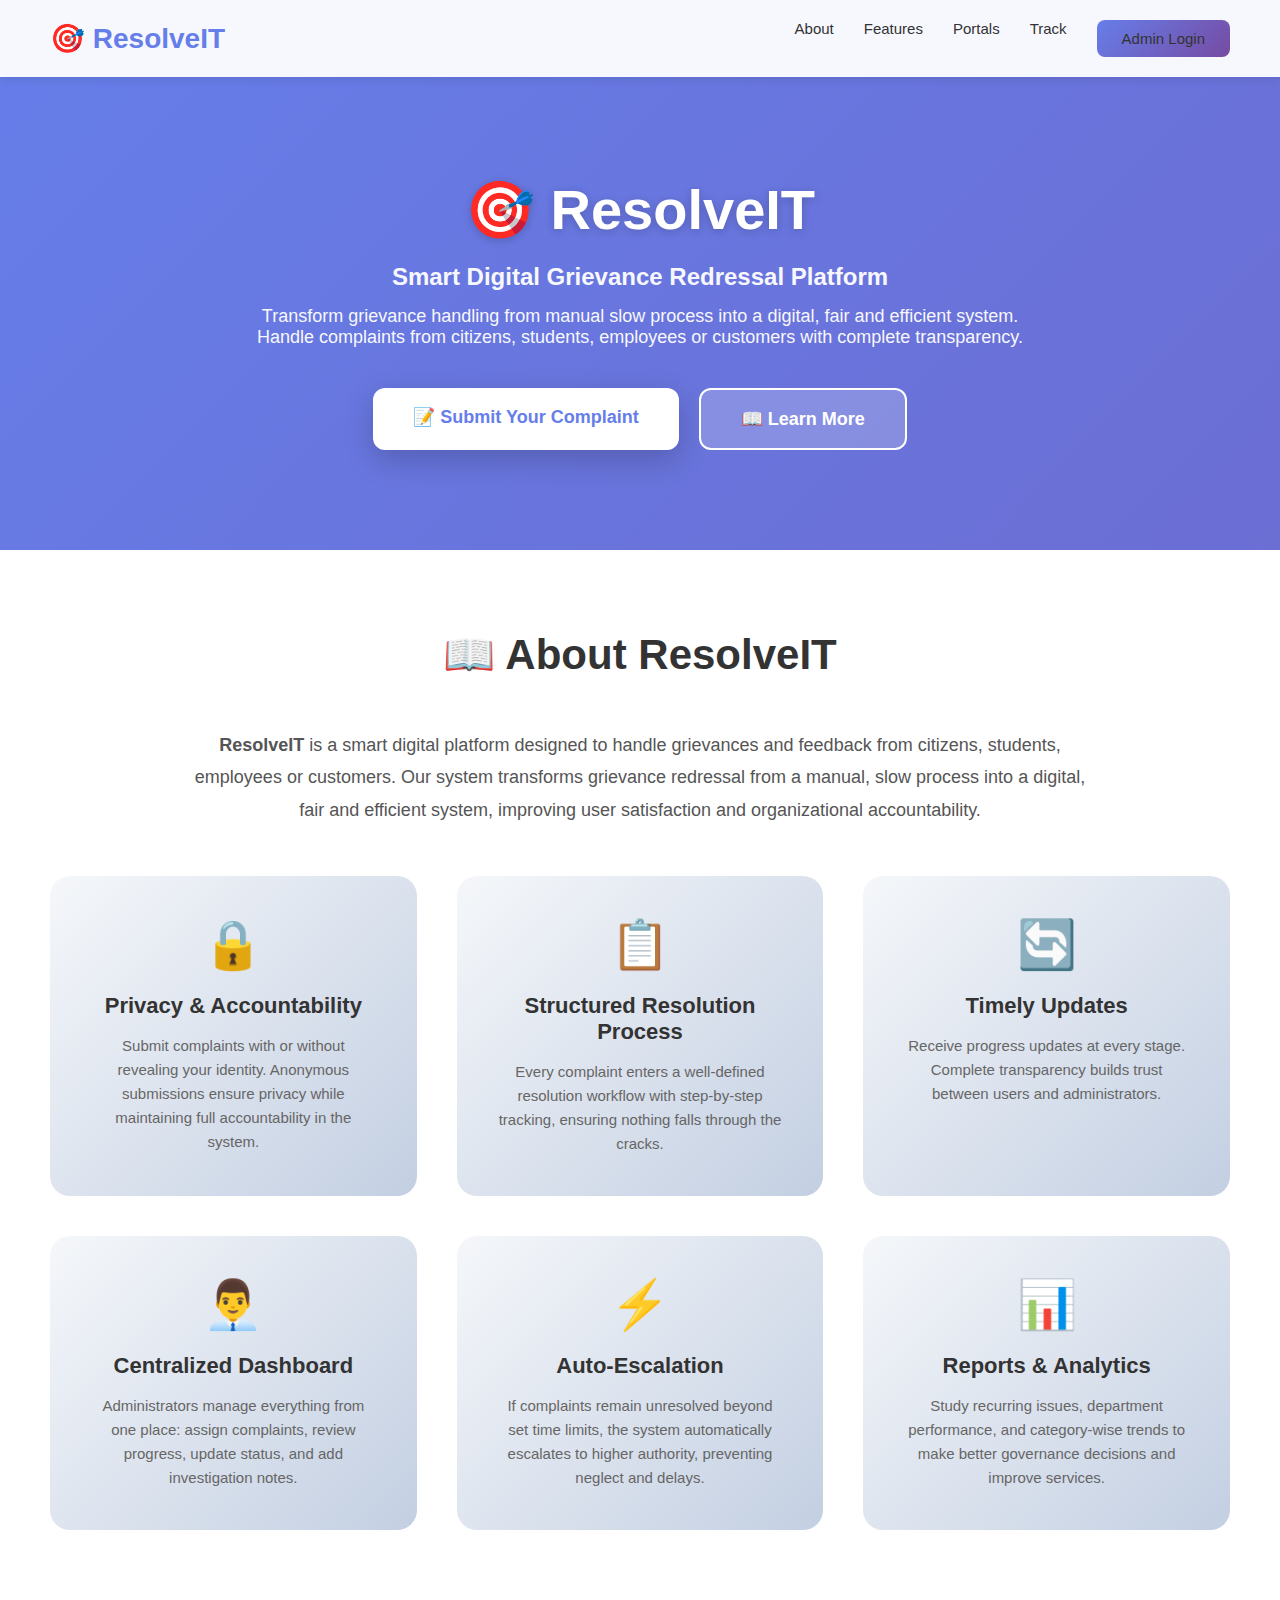
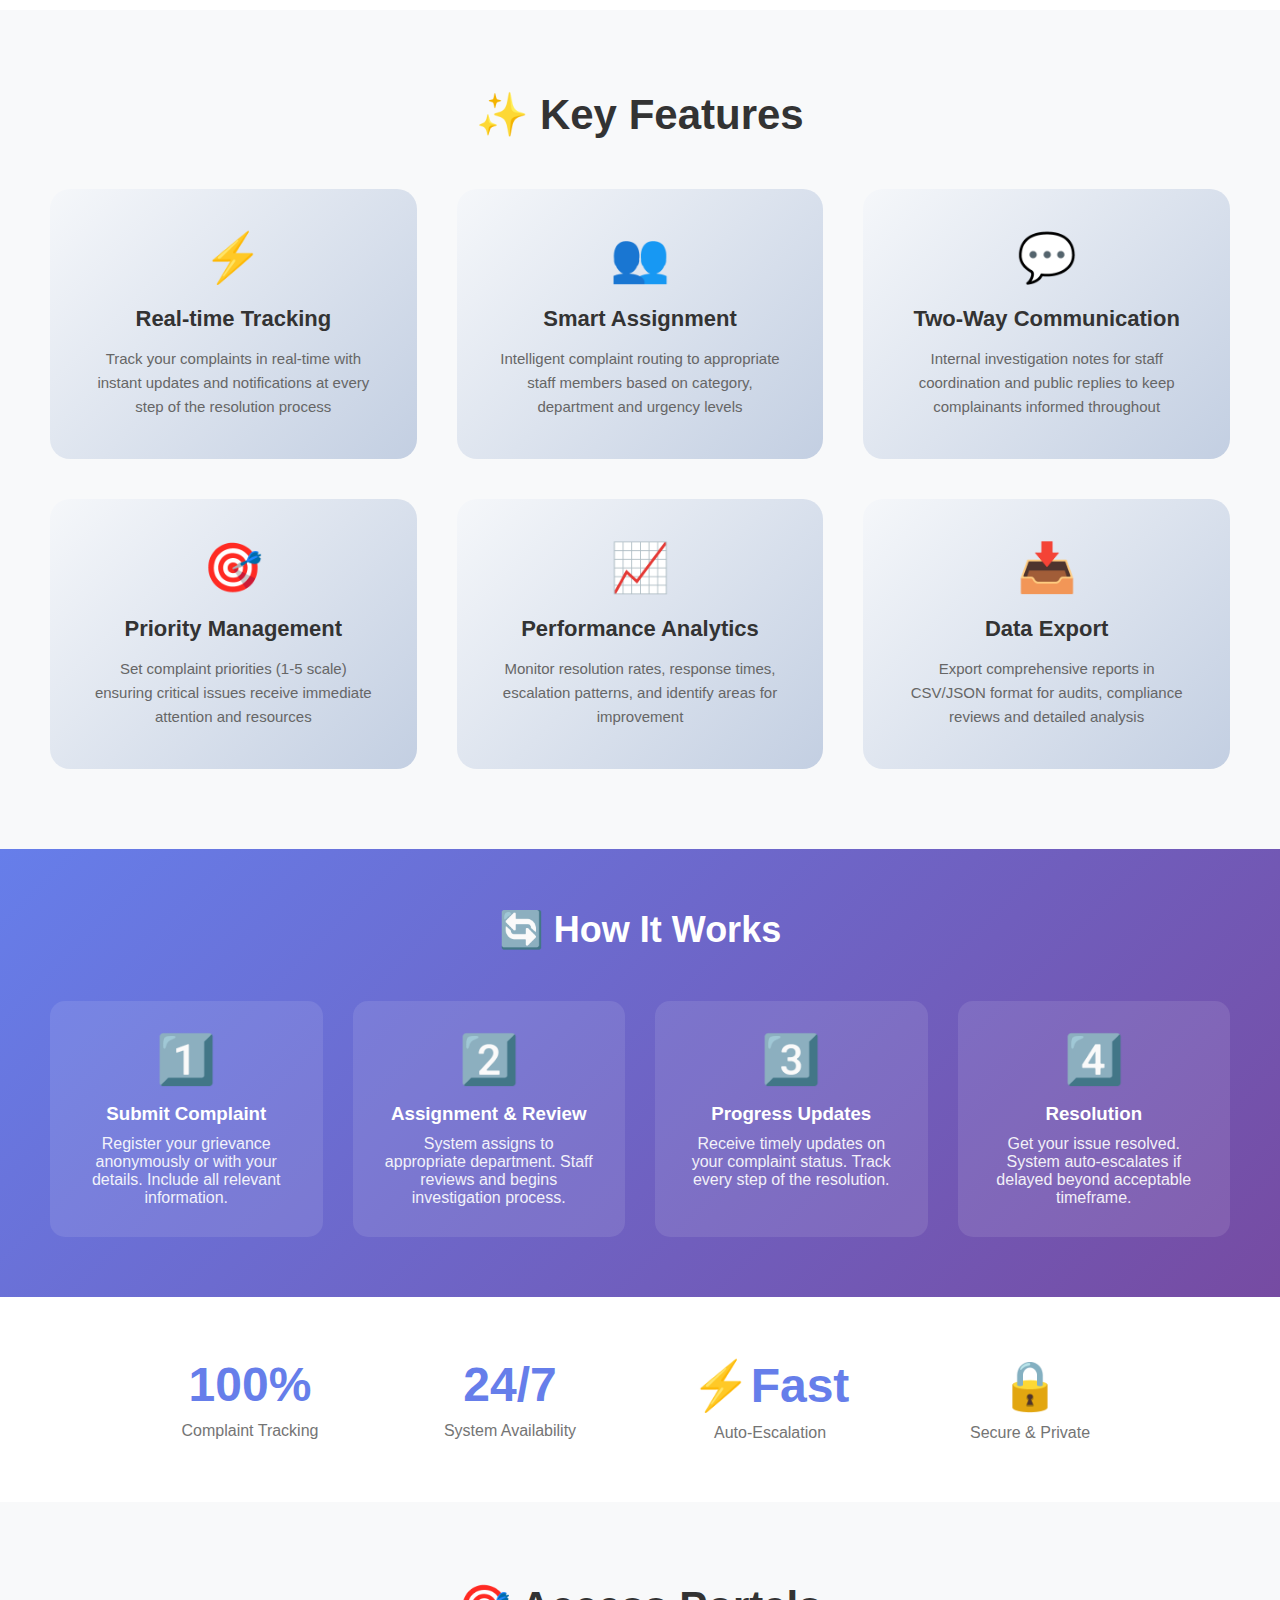
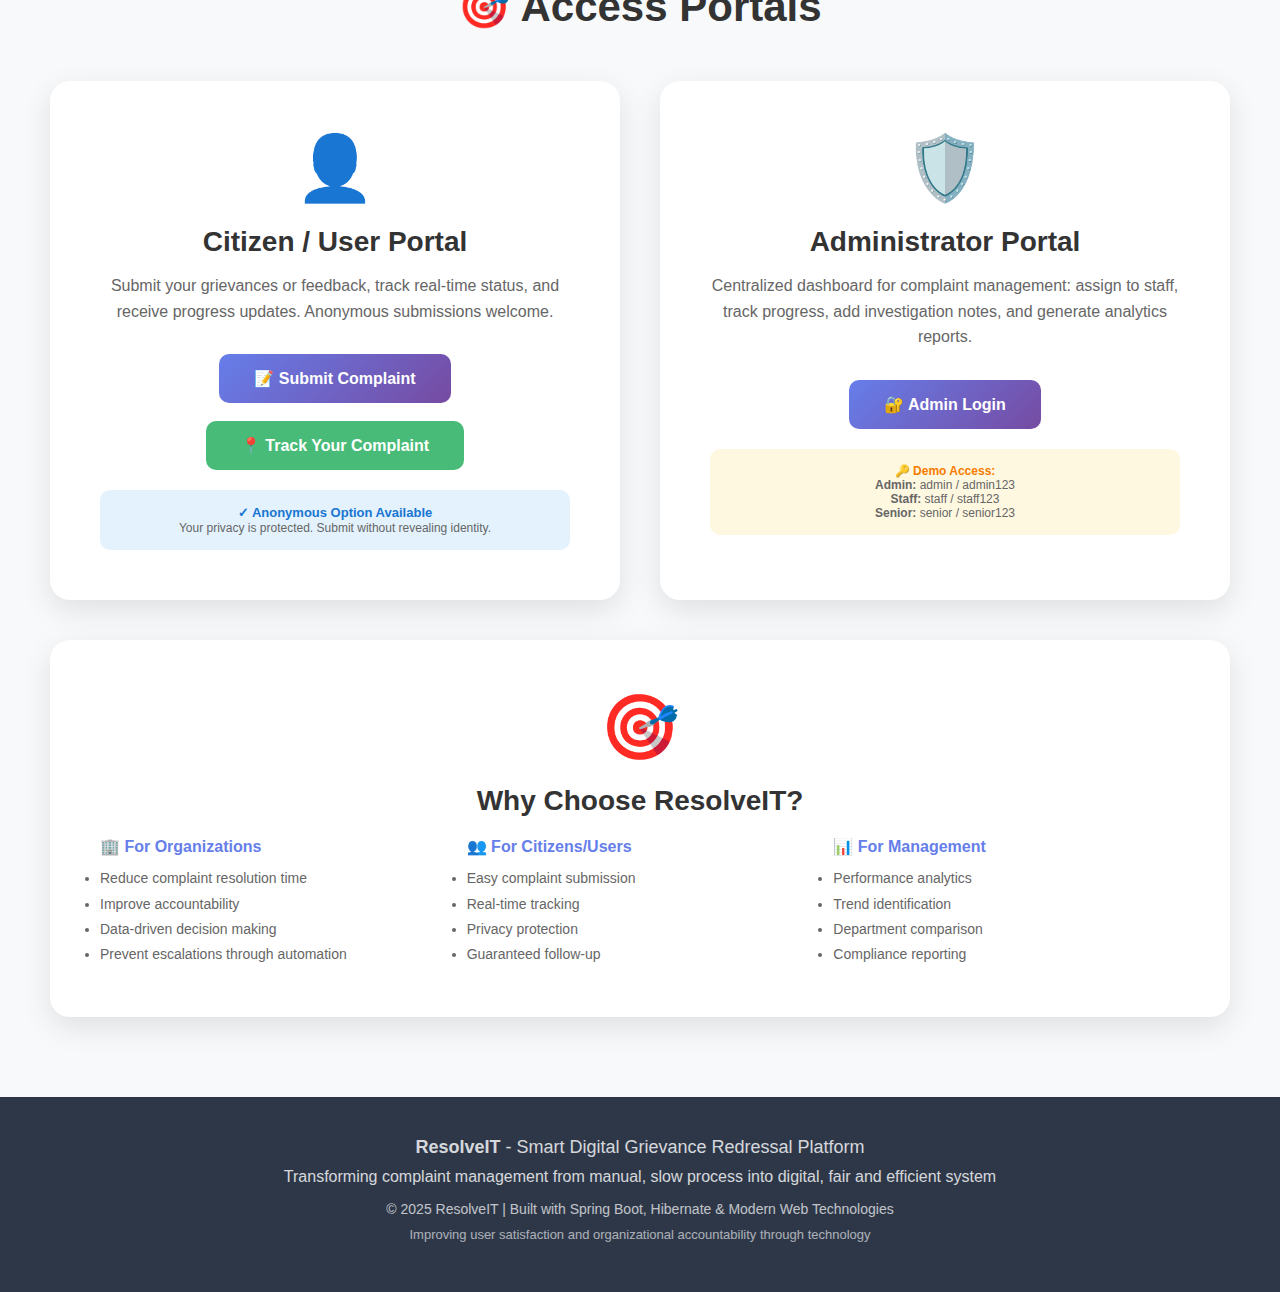
<file: src/main/resources/static/index.html>
<!DOCTYPE html>
<html lang="en">
<head>
    <meta charset="UTF-8">
    <title>ResolveIT - Smart Grievance Platform</title>
    <meta http-equiv="refresh" content="0; url=home.html">
    <style>
        body {
            margin: 0;
            padding: 0;
            font-family: 'Segoe UI', Tahoma, Geneva, Verdana, sans-serif;
            background: linear-gradient(135deg, #667eea 0%, #764ba2 100%);
            min-height: 100vh;
            display: flex;
            align-items: center;
            justify-content: center;
            color: white;
        }
        .redirect-message {
            text-align: center;
            padding: 40px;
            background: rgba(255,255,255,0.1);
            border-radius: 15px;
            backdrop-filter: blur(10px);
        }
        h1 { font-size: 2.5em; margin-bottom: 20px; }
        p { font-size: 1.2em; }
        .spinner {
            border: 4px solid rgba(255,255,255,0.3);
            border-top: 4px solid white;
            border-radius: 50%;
            width: 40px;
            height: 40px;
            animation: spin 1s linear infinite;
            margin: 20px auto;
        }
        @keyframes spin {
            0% { transform: rotate(0deg); }
            100% { transform: rotate(360deg); }
        }
    </style>
</head>
<body>
    <div class="redirect-message">
        <h1>🎯 ResolveIT</h1>
        <p>Redirecting to the platform...</p>
        <div class="spinner"></div>
        <p style="font-size: 0.9em; margin-top: 20px;">
            If not redirected, <a href="home.html" style="color: white; font-weight: bold;">click here</a>
        </p>
    </div>
    <script>
        // Immediate redirect to home page
        window.location.href = 'home.html';
    </script>
</body>
</html>
</file>
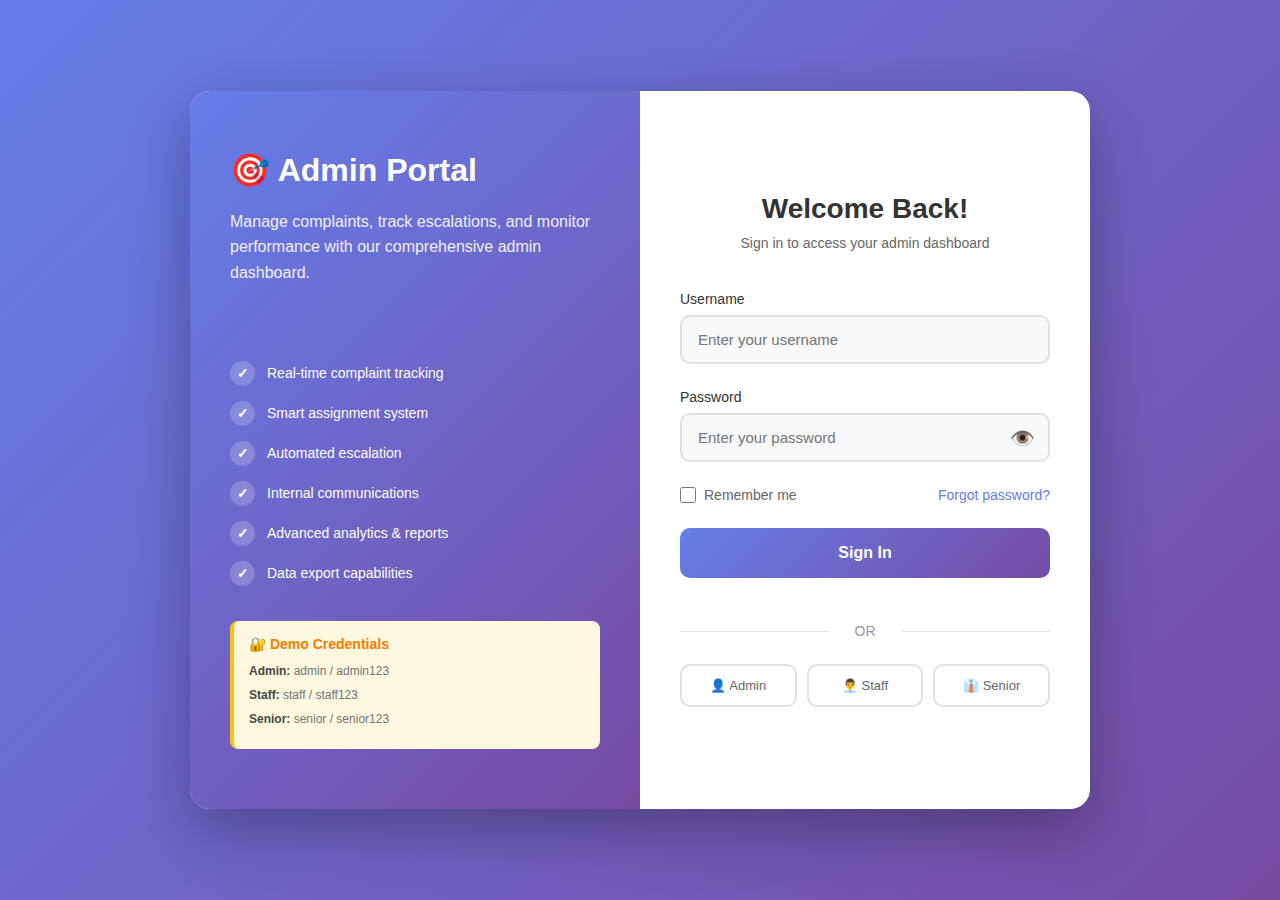
<file: src/main/resources/static/admin-login.html>
<!DOCTYPE html>
<html lang="en">
<head>
    <meta charset="UTF-8">
    <meta name="viewport" content="width=device-width, initial-scale=1.0">
    <title>Admin Login - Complaint Management System</title>
    <style>
        * {
            margin: 0;
            padding: 0;
            box-sizing: border-box;
        }

        body {
            font-family: 'Segoe UI', Tahoma, Geneva, Verdana, sans-serif;
            background: linear-gradient(135deg, #667eea 0%, #764ba2 100%);
            min-height: 100vh;
            display: flex;
            justify-content: center;
            align-items: center;
            padding: 20px;
        }

        .login-container {
            background: white;
            border-radius: 20px;
            box-shadow: 0 20px 60px rgba(0, 0, 0, 0.3);
            overflow: hidden;
            max-width: 900px;
            width: 100%;
            display: flex;
        }

        .login-left {
            flex: 1;
            background: linear-gradient(135deg, #667eea 0%, #764ba2 100%);
            padding: 60px 40px;
            color: white;
            display: flex;
            flex-direction: column;
            justify-content: center;
        }

        .login-left h1 {
            font-size: 32px;
            margin-bottom: 20px;
            font-weight: 700;
        }

        .login-left p {
            font-size: 16px;
            line-height: 1.6;
            opacity: 0.9;
            margin-bottom: 30px;
        }

        .features-list {
            list-style: none;
            margin-top: 30px;
        }

        .features-list li {
            margin: 15px 0;
            display: flex;
            align-items: center;
            font-size: 14px;
        }

        .features-list li:before {
            content: "✓";
            display: inline-block;
            width: 25px;
            height: 25px;
            background: rgba(255, 255, 255, 0.2);
            border-radius: 50%;
            margin-right: 12px;
            text-align: center;
            line-height: 25px;
            font-weight: bold;
        }

        .login-right {
            flex: 1;
            padding: 60px 40px;
            display: flex;
            flex-direction: column;
            justify-content: center;
        }

        .login-header {
            text-align: center;
            margin-bottom: 40px;
        }

        .login-header h2 {
            font-size: 28px;
            color: #333;
            margin-bottom: 10px;
        }

        .login-header p {
            color: #666;
            font-size: 14px;
        }

        .form-group {
            margin-bottom: 25px;
        }

        .form-group label {
            display: block;
            margin-bottom: 8px;
            color: #333;
            font-weight: 500;
            font-size: 14px;
        }

        .form-control {
            width: 100%;
            padding: 14px 16px;
            border: 2px solid #e0e0e0;
            border-radius: 10px;
            font-size: 15px;
            transition: all 0.3s;
            background: #f8f9fa;
        }

        .form-control:focus {
            outline: none;
            border-color: #667eea;
            background: white;
        }

        .password-input-wrapper {
            position: relative;
        }

        .toggle-password {
            position: absolute;
            right: 15px;
            top: 50%;
            transform: translateY(-50%);
            cursor: pointer;
            color: #666;
            font-size: 20px;
            user-select: none;
        }

        .remember-forgot {
            display: flex;
            justify-content: space-between;
            align-items: center;
            margin-bottom: 25px;
            font-size: 14px;
        }

        .remember-me {
            display: flex;
            align-items: center;
            color: #666;
        }

        .remember-me input {
            margin-right: 8px;
            width: 16px;
            height: 16px;
            cursor: pointer;
        }

        .forgot-password {
            color: #667eea;
            text-decoration: none;
            font-weight: 500;
        }

        .forgot-password:hover {
            text-decoration: underline;
        }

        .btn-login {
            width: 100%;
            padding: 16px;
            background: linear-gradient(135deg, #667eea 0%, #764ba2 100%);
            color: white;
            border: none;
            border-radius: 10px;
            font-size: 16px;
            font-weight: 600;
            cursor: pointer;
            transition: transform 0.2s, box-shadow 0.2s;
            margin-bottom: 20px;
        }

        .btn-login:hover {
            transform: translateY(-2px);
            box-shadow: 0 10px 20px rgba(102, 126, 234, 0.4);
        }

        .btn-login:active {
            transform: translateY(0);
        }

        .btn-login:disabled {
            opacity: 0.6;
            cursor: not-allowed;
        }

        .error-message {
            background: #fee;
            color: #c33;
            padding: 12px;
            border-radius: 8px;
            margin-bottom: 20px;
            display: none;
            font-size: 14px;
            border-left: 4px solid #c33;
        }

        .success-message {
            background: #efe;
            color: #3c3;
            padding: 12px;
            border-radius: 8px;
            margin-bottom: 20px;
            display: none;
            font-size: 14px;
            border-left: 4px solid #3c3;
        }

        .divider {
            text-align: center;
            margin: 25px 0;
            color: #999;
            font-size: 14px;
            position: relative;
        }

        .divider:before,
        .divider:after {
            content: "";
            position: absolute;
            top: 50%;
            width: 40%;
            height: 1px;
            background: #e0e0e0;
        }

        .divider:before {
            left: 0;
        }

        .divider:after {
            right: 0;
        }

        .quick-login {
            display: flex;
            gap: 10px;
        }

        .quick-login-btn {
            flex: 1;
            padding: 12px;
            border: 2px solid #e0e0e0;
            border-radius: 10px;
            background: white;
            cursor: pointer;
            font-size: 13px;
            font-weight: 500;
            color: #666;
            transition: all 0.3s;
        }

        .quick-login-btn:hover {
            border-color: #667eea;
            color: #667eea;
            background: #f8f9ff;
        }

        .loading-spinner {
            display: none;
            width: 20px;
            height: 20px;
            border: 3px solid rgba(255, 255, 255, 0.3);
            border-top-color: white;
            border-radius: 50%;
            animation: spin 0.8s linear infinite;
            margin: 0 auto;
        }

        @keyframes spin {
            to { transform: rotate(360deg); }
        }

        @media (max-width: 768px) {
            .login-container {
                flex-direction: column;
            }

            .login-left {
                padding: 40px 30px;
            }

            .login-right {
                padding: 40px 30px;
            }

            .login-left h1 {
                font-size: 24px;
            }
        }

        .demo-credentials {
            background: #fff8e1;
            padding: 15px;
            border-radius: 8px;
            margin-top: 20px;
            border-left: 4px solid #ffc107;
        }

        .demo-credentials h4 {
            color: #f57c00;
            margin-bottom: 10px;
            font-size: 14px;
        }

        .demo-credentials p {
            font-size: 12px;
            color: #666;
            margin: 5px 0;
        }

        .demo-credentials strong {
            color: #333;
        }
    </style>
</head>
<body>
    <div class="login-container">
        <div class="login-left">
            <h1>🎯 Admin Portal</h1>
            <p>Manage complaints, track escalations, and monitor performance with our comprehensive admin dashboard.</p>
            
            <ul class="features-list">
                <li>Real-time complaint tracking</li>
                <li>Smart assignment system</li>
                <li>Automated escalation</li>
                <li>Internal communications</li>
                <li>Advanced analytics & reports</li>
                <li>Data export capabilities</li>
            </ul>

            <div class="demo-credentials">
                <h4>🔐 Demo Credentials</h4>
                <p><strong>Admin:</strong> admin / admin123</p>
                <p><strong>Staff:</strong> staff / staff123</p>
                <p><strong>Senior:</strong> senior / senior123</p>
            </div>
        </div>

        <div class="login-right">
            <div class="login-header">
                <h2>Welcome Back!</h2>
                <p>Sign in to access your admin dashboard</p>
            </div>

            <div id="error-message" class="error-message"></div>
            <div id="success-message" class="success-message"></div>

            <form id="login-form">
                <div class="form-group">
                    <label for="username">Username</label>
                    <input 
                        type="text" 
                        id="username" 
                        class="form-control" 
                        placeholder="Enter your username"
                        autocomplete="username"
                        required
                    >
                </div>

                <div class="form-group">
                    <label for="password">Password</label>
                    <div class="password-input-wrapper">
                        <input 
                            type="password" 
                            id="password" 
                            class="form-control" 
                            placeholder="Enter your password"
                            autocomplete="current-password"
                            required
                        >
                        <span class="toggle-password" onclick="togglePassword()">👁️</span>
                    </div>
                </div>

                <div class="remember-forgot">
                    <label class="remember-me">
                        <input type="checkbox" id="remember-me">
                        Remember me
                    </label>
                    <a href="#" class="forgot-password">Forgot password?</a>
                </div>

                <button type="submit" class="btn-login" id="login-btn">
                    <span id="btn-text">Sign In</span>
                    <div class="loading-spinner" id="loading-spinner"></div>
                </button>
            </form>

            <div class="divider">OR</div>

            <div class="quick-login">
                <button class="quick-login-btn" onclick="quickLogin('admin', 'admin123')">
                    👤 Admin
                </button>
                <button class="quick-login-btn" onclick="quickLogin('staff', 'staff123')">
                    👨‍💼 Staff
                </button>
                <button class="quick-login-btn" onclick="quickLogin('senior', 'senior123')">
                    👔 Senior
                </button>
            </div>
        </div>
    </div>

    <script>
        const API_BASE = 'http://localhost:8080/api';

        // Check if already logged in
        window.addEventListener('DOMContentLoaded', () => {
            const sessionData = sessionStorage.getItem('adminSession');
            if (sessionData) {
                const session = JSON.parse(sessionData);
                if (session.username && session.loginTime) {
                    // Check if session is less than 24 hours old
                    const loginTime = new Date(session.loginTime);
                    const now = new Date();
                    const hoursDiff = (now - loginTime) / (1000 * 60 * 60);
                    
                    if (hoursDiff < 24) {
                        window.location.href = 'enhanced-admin.html';
                        return;
                    }
                }
            }

            // Load remembered username
            const rememberedUsername = localStorage.getItem('rememberedUsername');
            if (rememberedUsername) {
                document.getElementById('username').value = rememberedUsername;
                document.getElementById('remember-me').checked = true;
            }
        });

        // Toggle password visibility
        function togglePassword() {
            const passwordInput = document.getElementById('password');
            const toggleIcon = document.querySelector('.toggle-password');
            
            if (passwordInput.type === 'password') {
                passwordInput.type = 'text';
                toggleIcon.textContent = '🙈';
            } else {
                passwordInput.type = 'password';
                toggleIcon.textContent = '👁️';
            }
        }

        // Quick login function
        function quickLogin(username, password) {
            document.getElementById('username').value = username;
            document.getElementById('password').value = password;
            document.getElementById('login-form').dispatchEvent(new Event('submit'));
        }

        // Login form submission
        document.getElementById('login-form').addEventListener('submit', async (e) => {
            e.preventDefault();
            
            const username = document.getElementById('username').value.trim();
            const password = document.getElementById('password').value;
            const rememberMe = document.getElementById('remember-me').checked;
            
            if (!username || !password) {
                showError('Please enter both username and password');
                return;
            }

            // Show loading state
            setLoadingState(true);
            hideMessages();

            try {
                // First, check if admin exists
                const response = await fetch(`${API_BASE}/admins/login`, {
                    method: 'POST',
                    headers: {
                        'Content-Type': 'application/json',
                    },
                    body: JSON.stringify({ username, password })
                });

                if (response.ok) {
                    const admin = await response.json();
                    
                    // Store session data
                    const sessionData = {
                        id: admin.id,
                        username: admin.username,
                        fullName: admin.fullName,
                        email: admin.email,
                        role: admin.role,
                        department: admin.department,
                        loginTime: new Date().toISOString()
                    };
                    
                    sessionStorage.setItem('adminSession', JSON.stringify(sessionData));
                    
                    // Remember username if checked
                    if (rememberMe) {
                        localStorage.setItem('rememberedUsername', username);
                    } else {
                        localStorage.removeItem('rememberedUsername');
                    }
                    
                    showSuccess('✅ Login successful! Redirecting to dashboard...');
                    
                    // Redirect to dashboard after short delay
                    setTimeout(() => {
                        window.location.href = 'enhanced-admin.html';
                    }, 1500);
                    
                } else if (response.status === 401) {
                    showError('Invalid username or password');
                    setLoadingState(false);
                } else if (response.status === 404) {
                    // Admin not found, try to create demo accounts
                    await createDemoAccounts();
                    showError('Please try again with demo credentials');
                    setLoadingState(false);
                } else {
                    showError('Login failed. Please try again.');
                    setLoadingState(false);
                }
                
            } catch (error) {
                console.error('Login error:', error);
                // Try to create demo accounts on error
                await createDemoAccounts();
                showError('Server error. Demo accounts created. Please try again.');
                setLoadingState(false);
            }
        });

        // Create demo admin accounts
        async function createDemoAccounts() {
            const demoAccounts = [
                {
                    username: 'admin',
                    password: 'admin123',
                    fullName: 'System Admin',
                    email: 'admin@example.com',
                    role: 'ADMIN',
                    department: 'IT',
                    active: true
                },
                {
                    username: 'staff',
                    password: 'staff123',
                    fullName: 'Staff Member',
                    email: 'staff@example.com',
                    role: 'STAFF',
                    department: 'Support',
                    active: true
                },
                {
                    username: 'senior',
                    password: 'senior123',
                    fullName: 'Senior Admin',
                    email: 'senior@example.com',
                    role: 'SENIOR_ADMIN',
                    department: 'Management',
                    active: true
                }
            ];

            for (const account of demoAccounts) {
                try {
                    await fetch(`${API_BASE}/admins`, {
                        method: 'POST',
                        headers: { 'Content-Type': 'application/json' },
                        body: JSON.stringify(account)
                    });
                } catch (error) {
                    console.error('Error creating demo account:', error);
                }
            }
        }

        function setLoadingState(loading) {
            const btn = document.getElementById('login-btn');
            const btnText = document.getElementById('btn-text');
            const spinner = document.getElementById('loading-spinner');
            
            if (loading) {
                btn.disabled = true;
                btnText.style.display = 'none';
                spinner.style.display = 'block';
            } else {
                btn.disabled = false;
                btnText.style.display = 'inline';
                spinner.style.display = 'none';
            }
        }

        function showError(message) {
            const errorDiv = document.getElementById('error-message');
            errorDiv.textContent = message;
            errorDiv.style.display = 'block';
            
            setTimeout(() => {
                errorDiv.style.display = 'none';
            }, 5000);
        }

        function showSuccess(message) {
            const successDiv = document.getElementById('success-message');
            successDiv.textContent = message;
            successDiv.style.display = 'block';
        }

        function hideMessages() {
            document.getElementById('error-message').style.display = 'none';
            document.getElementById('success-message').style.display = 'none';
        }

        // Auto-create demo accounts on page load
        createDemoAccounts();
    </script>
</body>
</html>
</file>
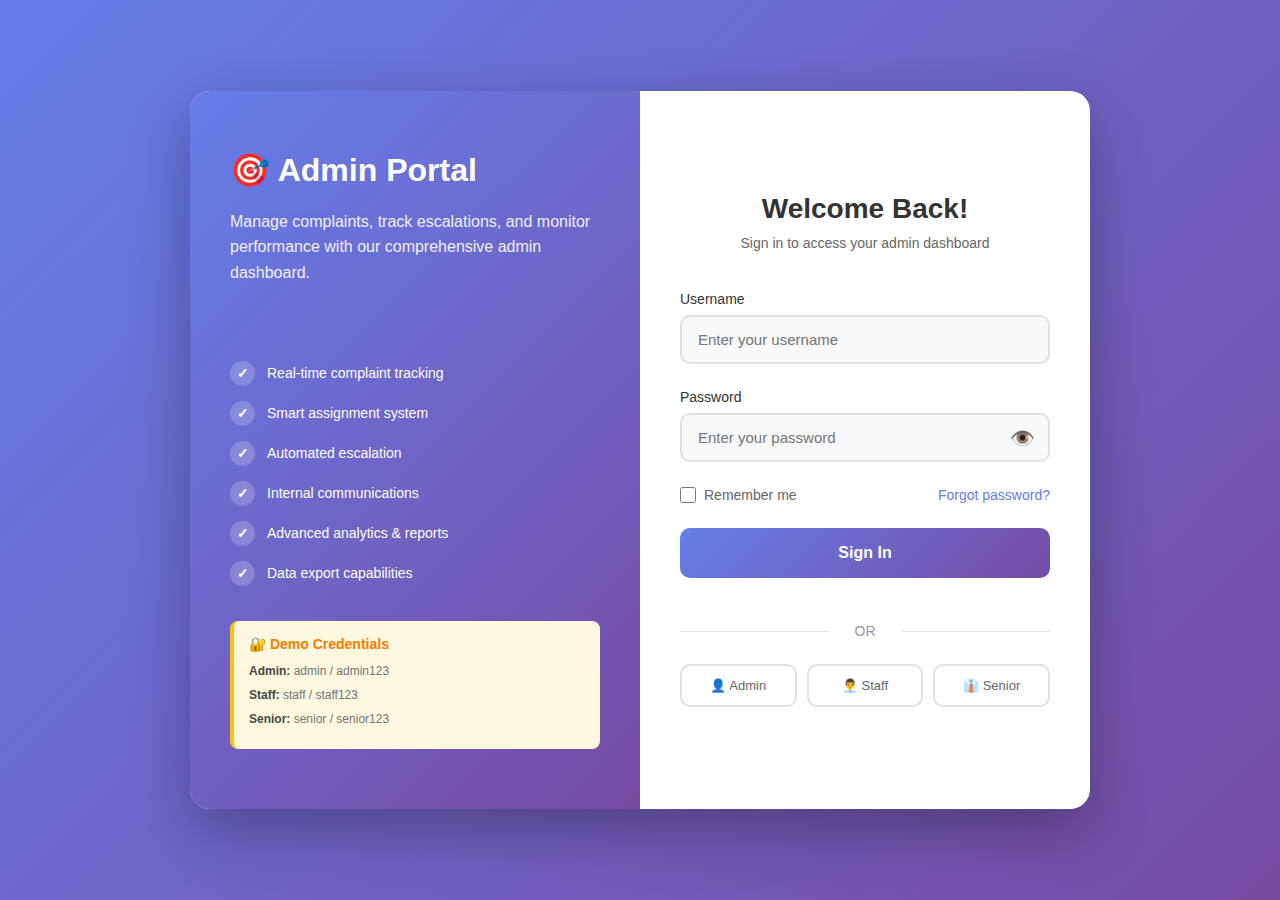
<file: src/main/resources/static/admin.html>
<!DOCTYPE html>
<html lang="en">
<head>
    <meta charset="UTF-8">
    <title>Admin Dashboard - ResolveIT</title>
    <meta http-equiv="refresh" content="0; url=enhanced-admin.html">
    <style>
        body {
            margin: 0;
            padding: 0;
            font-family: 'Segoe UI', Tahoma, Geneva, Verdana, sans-serif;
            background: linear-gradient(135deg, #667eea 0%, #764ba2 100%);
            min-height: 100vh;
            display: flex;
            align-items: center;
            justify-content: center;
            color: white;
        }
        .redirect-message {
            text-align: center;
            padding: 40px;
            background: rgba(255,255,255,0.1);
            border-radius: 15px;
            backdrop-filter: blur(10px);
        }
        h1 { font-size: 2em; margin-bottom: 20px; }
        p { font-size: 1.1em; }
        .spinner {
            border: 4px solid rgba(255,255,255,0.3);
            border-top: 4px solid white;
            border-radius: 50%;
            width: 40px;
            height: 40px;
            animation: spin 1s linear infinite;
            margin: 20px auto;
        }
        @keyframes spin {
            0% { transform: rotate(0deg); }
            100% { transform: rotate(360deg); }
        }
    </style>
</head>
<body>
    <div class="redirect-message">
        <h1>🛡️ Admin Dashboard</h1>
        <p>Please login first...</p>
        <div class="spinner"></div>
        <p style="font-size: 0.9em; margin-top: 20px;">
            Redirecting to <a href="admin-login.html" style="color: white; font-weight: bold;">admin login</a>
        </p>
    </div>
    <script>
        // Check if admin is logged in
        const adminSession = sessionStorage.getItem('adminSession');
        if (adminSession) {
            window.location.href = 'enhanced-admin.html';
        } else {
            window.location.href = 'admin-login.html';
        }
    </script>
</body>
</html>

    <!-- Statistics Cards -->
    <div class="stats-grid">
        <div class="stat-card stat-new">
            <h3 id="statNew">0</h3>
            <p>New Complaints</p>
        </div>
        <div class="stat-card stat-review">
            <h3 id="statReview">0</h3>
            <p>Under Review</p>
        </div>
        <div class="stat-card stat-resolved">
            <h3 id="statResolved">0</h3>
            <p>Resolved</p>
        </div>
        <div class="stat-card stat-total">
            <h3 id="statTotal">0</h3>
            <p>Total Complaints</p>
        </div>
    </div>

    <!-- Filter Tabs -->
    <div class="filter-tabs">
        <button class="tab-btn active" onclick="filterComplaints('ALL')">All</button>
        <button class="tab-btn" onclick="filterComplaints('NEW')">New</button>
        <button class="tab-btn" onclick="filterComplaints('UNDER_REVIEW')">Under Review</button>
        <button class="tab-btn" onclick="filterComplaints('RESOLVED')">Resolved</button>
    </div>

    <!-- Complaints Table -->
    <div class="complaints-table-container">
        <table class="complaints-table">
            <thead>
                <tr>
                    <th>Complaint ID</th>
                    <th>Subject</th>
                    <th>Category</th>
                    <th>Urgency</th>
                    <th>Status</th>
                    <th>Submitted</th>
                    <th>Actions</th>
                </tr>
            </thead>
            <tbody id="complaintsTableBody">
                <tr>
                    <td colspan="7" style="text-align: center; padding: 40px;">Loading complaints...</td>
                </tr>
            </tbody>
        </table>
    </div>

</div>

<!-- Modal for Complaint Details and Status Update -->
<div id="complaintModal" class="modal">
    <div class="modal-content">
        <span class="close" onclick="closeModal()">&times;</span>
        
        <h2>Complaint Details</h2>
        
        <div class="complaint-details">
            <div class="detail-row">
                <strong>Complaint ID:</strong>
                <span id="modalComplaintId"></span>
            </div>
            <div class="detail-row">
                <strong>Status:</strong>
                <span id="modalStatus" class="status-badge"></span>
            </div>
            <div class="detail-row">
                <strong>Submitted:</strong>
                <span id="modalSubmitted"></span>
            </div>
            <div class="detail-row">
                <strong>Last Updated:</strong>
                <span id="modalUpdated"></span>
            </div>
            <div class="detail-row">
                <strong>Name:</strong>
                <span id="modalName"></span>
            </div>
            <div class="detail-row">
                <strong>Email:</strong>
                <span id="modalEmail"></span>
            </div>
            <div class="detail-row">
                <strong>Category:</strong>
                <span id="modalCategory"></span>
            </div>
            <div class="detail-row">
                <strong>Urgency:</strong>
                <span id="modalUrgency"></span>
            </div>
            <div class="detail-row">
                <strong>Subject:</strong>
                <span id="modalSubject"></span>
            </div>
            <div class="detail-row full-width">
                <strong>Description:</strong>
                <p id="modalDescription"></p>
            </div>
        </div>

        <hr>

        <h3>Update Status</h3>
        <div class="status-update-form">
            <label>New Status</label>
            <select id="newStatus" class="form-control">
                <option value="NEW">New</option>
                <option value="UNDER_REVIEW">Under Review</option>
                <option value="RESOLVED">Resolved</option>
            </select>

            <label>Admin Comment</label>
            <textarea id="adminComment" class="form-control" rows="3" placeholder="Add comment about this status change..."></textarea>

            <button onclick="updateStatus()" class="btn-primary">Update Status</button>
        </div>

        <hr>

        <h3>Timeline of Updates</h3>
        <div id="timeline" class="timeline">
            <p style="text-align: center; color: #888;">Loading timeline...</p>
        </div>

    </div>
</div>

<script src="admin.js"></script>
</body>
</html>
</file>
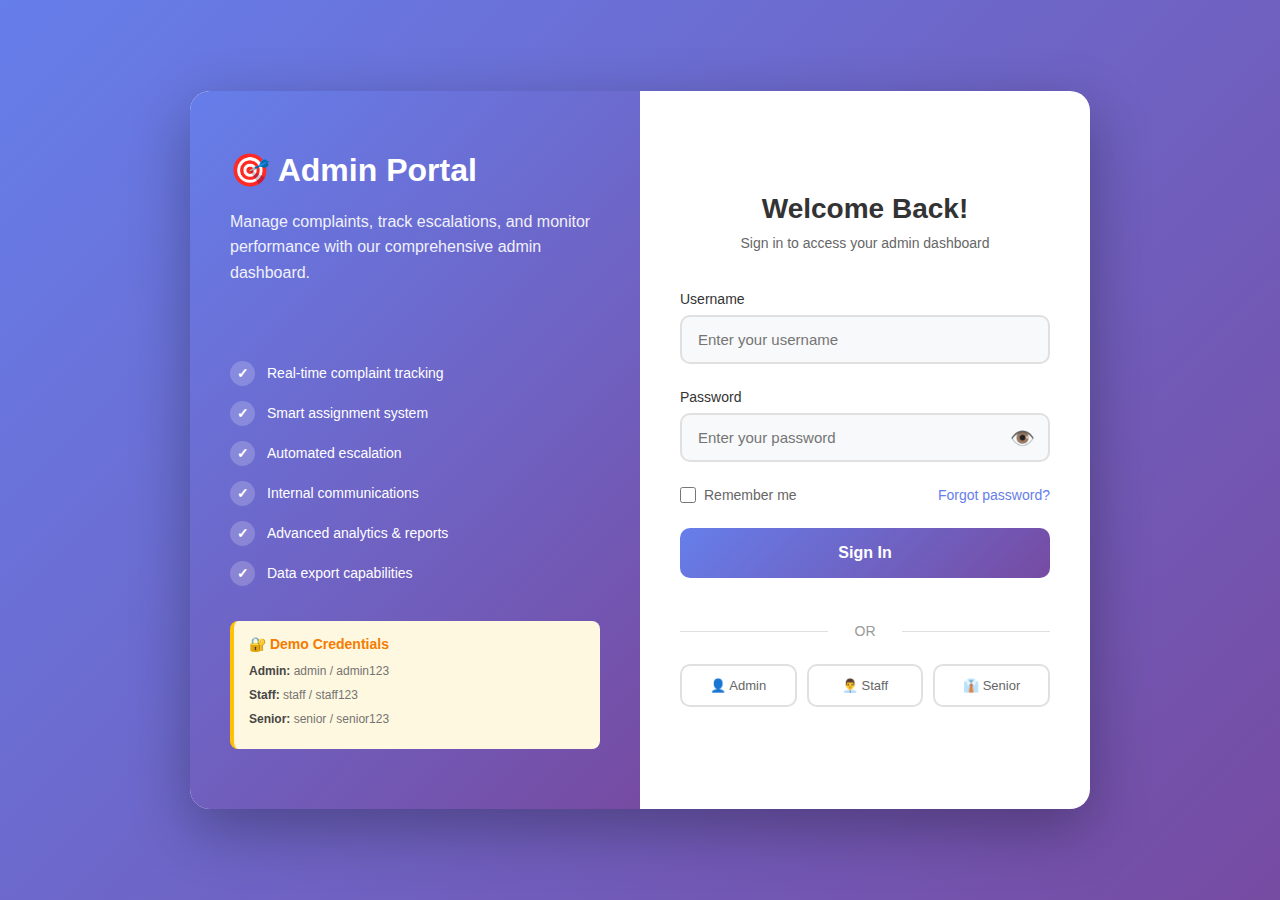
<file: src/main/resources/static/enhanced-admin.html>
<!DOCTYPE html>
<html lang="en">
<head>
    <meta charset="UTF-8">
    <meta name="viewport" content="width=device-width, initial-scale=1.0">
    <title>Enhanced Admin Dashboard - Complaint Management System</title>
    <style>
        * {
            margin: 0;
            padding: 0;
            box-sizing: border-box;
        }

        body {
            font-family: 'Segoe UI', Tahoma, Geneva, Verdana, sans-serif;
            background: linear-gradient(135deg, #667eea 0%, #764ba2 100%);
            min-height: 100vh;
        }

        .dashboard-container {
            display: flex;
            min-height: 100vh;
        }

        /* Sidebar */
        .sidebar {
            width: 260px;
            background: rgba(255, 255, 255, 0.95);
            box-shadow: 2px 0 10px rgba(0,0,0,0.1);
            padding: 20px;
            position: fixed;
            height: 100vh;
            overflow-y: auto;
        }

        .sidebar-header {
            text-align: center;
            margin-bottom: 30px;
            padding-bottom: 20px;
            border-bottom: 2px solid #667eea;
        }

        .sidebar-header h2 {
            color: #667eea;
            font-size: 22px;
            margin-bottom: 5px;
        }

        .sidebar-header .admin-info {
            color: #666;
            font-size: 12px;
            margin-top: 8px;
        }

        .sidebar-header .admin-name {
            color: #333;
            font-weight: 600;
            font-size: 14px;
        }

        .sidebar-header .admin-role {
            color: #667eea;
            font-size: 11px;
            text-transform: uppercase;
            margin-top: 2px;
        }

        .nav-menu {
            list-style: none;
        }

        .nav-menu li {
            margin-bottom: 10px;
        }

        .nav-menu button {
            width: 100%;
            padding: 12px 15px;
            background: white;
            border: 2px solid #e0e0e0;
            border-radius: 8px;
            text-align: left;
            cursor: pointer;
            transition: all 0.3s;
            font-size: 15px;
            color: #333;
        }

        .nav-menu button:hover, .nav-menu button.active {
            background: #667eea;
            color: white;
            border-color: #667eea;
            transform: translateX(5px);
        }

        .nav-menu button i {
            margin-right: 10px;
            width: 20px;
            display: inline-block;
        }

        /* Main Content */
        .main-content {
            margin-left: 260px;
            flex: 1;
            padding: 30px;
        }

        .page-header {
            background: white;
            padding: 20px 30px;
            border-radius: 12px;
            margin-bottom: 30px;
            box-shadow: 0 2px 10px rgba(0,0,0,0.1);
        }

        .page-header h1 {
            color: #333;
            font-size: 28px;
            margin-bottom: 5px;
        }

        .page-header p {
            color: #666;
            font-size: 14px;
        }

        /* Stats Cards */
        .stats-grid {
            display: grid;
            grid-template-columns: repeat(auto-fit, minmax(250px, 1fr));
            gap: 20px;
            margin-bottom: 30px;
        }

        .stat-card {
            background: white;
            padding: 25px;
            border-radius: 12px;
            box-shadow: 0 2px 10px rgba(0,0,0,0.1);
            transition: transform 0.3s;
        }

        .stat-card:hover {
            transform: translateY(-5px);
        }

        .stat-card .stat-icon {
            width: 50px;
            height: 50px;
            border-radius: 10px;
            display: flex;
            align-items: center;
            justify-content: center;
            font-size: 24px;
            margin-bottom: 15px;
        }

        .stat-card.blue .stat-icon { background: #e3f2fd; color: #2196f3; }
        .stat-card.orange .stat-icon { background: #fff3e0; color: #ff9800; }
        .stat-card.green .stat-icon { background: #e8f5e9; color: #4caf50; }
        .stat-card.red .stat-icon { background: #ffebee; color: #f44336; }

        .stat-card h3 {
            color: #666;
            font-size: 14px;
            font-weight: normal;
            margin-bottom: 10px;
        }

        .stat-card .stat-value {
            font-size: 32px;
            font-weight: bold;
            color: #333;
        }

        /* Content Sections */
        .content-section {
            display: none;
        }

        .content-section.active {
            display: block;
        }

        .card {
            background: white;
            border-radius: 12px;
            padding: 25px;
            box-shadow: 0 2px 10px rgba(0,0,0,0.1);
            margin-bottom: 20px;
        }

        .card-header {
            display: flex;
            justify-content: space-between;
            align-items: center;
            margin-bottom: 20px;
            padding-bottom: 15px;
            border-bottom: 2px solid #f0f0f0;
        }

        .card-header h2 {
            color: #333;
            font-size: 20px;
        }

        .btn {
            padding: 10px 20px;
            border: none;
            border-radius: 8px;
            cursor: pointer;
            font-size: 14px;
            transition: all 0.3s;
        }

        .btn-primary {
            background: #667eea;
            color: white;
        }

        .btn-primary:hover {
            background: #5568d3;
        }

        .btn-success {
            background: #4caf50;
            color: white;
        }

        .btn-danger {
            background: #f44336;
            color: white;
        }

        .btn-warning {
            background: #ff9800;
            color: white;
        }

        .btn-secondary {
            background: #6c757d;
            color: white;
        }

        /* Table */
        .table-container {
            overflow-x: auto;
        }

        table {
            width: 100%;
            border-collapse: collapse;
        }

        table th, table td {
            padding: 15px;
            text-align: left;
            border-bottom: 1px solid #e0e0e0;
        }

        table th {
            background: #f8f9fa;
            color: #666;
            font-weight: 600;
            font-size: 13px;
            text-transform: uppercase;
        }

        table tr:hover {
            background: #f8f9fa;
        }

        .status-badge {
            padding: 5px 12px;
            border-radius: 20px;
            font-size: 12px;
            font-weight: 600;
            display: inline-block;
        }

        .status-new {
            background: #e3f2fd;
            color: #2196f3;
        }

        .status-under-review {
            background: #fff3e0;
            color: #ff9800;
        }

        .status-resolved {
            background: #e8f5e9;
            color: #4caf50;
        }

        .priority-badge {
            padding: 5px 12px;
            border-radius: 20px;
            font-size: 12px;
            font-weight: 600;
        }

        .priority-high { background: #ffebee; color: #f44336; }
        .priority-medium { background: #fff3e0; color: #ff9800; }
        .priority-low { background: #e8f5e9; color: #4caf50; }

        /* Modal */
        .modal {
            display: none;
            position: fixed;
            top: 0;
            left: 0;
            width: 100%;
            height: 100%;
            background: rgba(0,0,0,0.5);
            z-index: 1000;
            align-items: center;
            justify-content: center;
        }

        .modal.active {
            display: flex;
        }

        .modal-content {
            background: white;
            padding: 30px;
            border-radius: 12px;
            max-width: 600px;
            width: 90%;
            max-height: 80vh;
            overflow-y: auto;
        }

        .modal-header {
            margin-bottom: 20px;
        }

        .modal-header h2 {
            color: #333;
            margin-bottom: 5px;
        }

        .close-modal {
            float: right;
            font-size: 28px;
            cursor: pointer;
            color: #999;
        }

        .close-modal:hover {
            color: #333;
        }

        .form-group {
            margin-bottom: 20px;
        }

        .form-group label {
            display: block;
            margin-bottom: 8px;
            color: #666;
            font-weight: 600;
        }

        .form-group input, 
        .form-group select, 
        .form-group textarea {
            width: 100%;
            padding: 12px;
            border: 2px solid #e0e0e0;
            border-radius: 8px;
            font-size: 14px;
        }

        .form-group textarea {
            min-height: 100px;
            resize: vertical;
        }

        .btn-action {
            padding: 8px 12px;
            border: none;
            border-radius: 6px;
            cursor: pointer;
            font-size: 13px;
            font-weight: 500;
            background: #667eea;
            color: white;
            transition: all 0.2s;
            margin-right: 5px;
        }

        .btn-action:hover {
            background: #764ba2;
            transform: translateY(-1px);
        }

        .btn-warning {
            background: #ff9800;
        }

        .btn-warning:hover {
            background: #f57c00;
        }

        .btn-success {
            background: #4caf50;
        }

        .btn-success:hover {
            background: #388e3c;
        }

        .btn-danger {
            background: #f44336;
        }

        .btn-danger:hover {
            background: #d32f2f;
        }

        .badge {
            padding: 5px 12px;
            border-radius: 20px;
            font-size: 12px;
            font-weight: 600;
            display: inline-block;
        }

        .urgency-high {
            background: #ffebee;
            color: #f44336;
        }

        .urgency-medium {
            background: #fff3e0;
            color: #ff9800;
        }

        .urgency-low {
            background: #e8f5e9;
            color: #4caf50;
        }

        .modal-actions {
            display: flex;
            gap: 10px;
            margin-top: 25px;
        }

        .btn-secondary {
            background: #9e9e9e;
            color: white;
            padding: 12px 30px;
            border: none;
            border-radius: 8px;
            cursor: pointer;
            font-size: 15px;
            font-weight: 600;
        }

        .btn-secondary:hover {
            background: #757575;
        }

        .form-control {
            width: 100%;
            padding: 12px;
            border: 2px solid #e0e0e0;
            border-radius: 8px;
            font-size: 14px;
        }

        .form-control:focus {
            outline: none;
            border-color: #667eea;
        }

        /* Chart Container */
        .chart-grid {
            display: grid;
            grid-template-columns: repeat(auto-fit, minmax(400px, 1fr));
            gap: 20px;
            margin-top: 20px;
        }

        .chart-card {
            background: white;
            padding: 20px;
            border-radius: 12px;
            box-shadow: 0 2px 10px rgba(0,0,0,0.1);
        }

        .chart-card h3 {
            margin-bottom: 15px;
            color: #333;
        }

        /* Filters */
        .filters {
            display: flex;
            gap: 15px;
            margin-bottom: 20px;
            flex-wrap: wrap;
        }

        .filter-item {
            flex: 1;
            min-width: 200px;
        }

        .filter-item select {
            width: 100%;
            padding: 10px;
            border: 2px solid #e0e0e0;
            border-radius: 8px;
        }

        .action-buttons {
            display: flex;
            gap: 10px;
        }

        .action-buttons button {
            padding: 8px 15px;
            border: none;
            border-radius: 6px;
            cursor: pointer;
            font-size: 13px;
        }

        @media (max-width: 768px) {
            .sidebar {
                width: 200px;
            }
            
            .main-content {
                margin-left: 200px;
            }
            
            .stats-grid {
                grid-template-columns: 1fr;
            }
        }
    </style>
</head>
<body>
    <div class="dashboard-container">
        <!-- Sidebar -->
        <div class="sidebar">
            <div class="sidebar-header">
                <h2>🛡️ Admin Panel</h2>
                <div class="admin-info">
                    <div class="admin-name" id="adminName">Admin</div>
                    <div class="admin-role" id="adminRole">ADMIN</div>
                </div>
            </div>
            <ul class="nav-menu">
                <li><button class="nav-item active" data-section="dashboard"><i>📊</i> Dashboard</button></li>
                <li><button class="nav-item" data-section="complaints"><i>📋</i> All Complaints</button></li>
                <li><button class="nav-item" data-section="assignments"><i>👥</i> Assignments</button></li>
                <li><button class="nav-item" data-section="escalations"><i>⚠️</i> Escalations</button></li>
                <li><button class="nav-item" data-section="communications"><i>💬</i> Communications</button></li>
                <li><button class="nav-item" data-section="reports"><i>📈</i> Reports & Analytics</button></li>
                <li><button class="nav-item" data-section="export"><i>📥</i> Export Data</button></li>
                <li style="margin-top: 20px; padding-top: 20px; border-top: 2px solid #e0e0e0;">
                    <button class="nav-item" onclick="logout()" style="color: #f44336;"><i>🚪</i> Logout</button>
                </li>
            </ul>
        </div>

        <!-- Main Content -->
        <div class="main-content">
            <div class="page-header">
                <h1>ResolveIT Admin Dashboard</h1>
                <p>Smart Digital Grievance Redressal - Centralized Complaint Management</p>
            </div>

            <!-- Dashboard Section -->
            <div class="content-section active" id="dashboard-section">
                <div class="stats-grid">
                    <div class="stat-card blue">
                        <div class="stat-icon">📝</div>
                        <h3>Total Complaints</h3>
                        <div class="stat-value" id="totalComplaints">0</div>
                    </div>
                    <div class="stat-card orange">
                        <div class="stat-icon">🔄</div>
                        <h3>Under Review</h3>
                        <div class="stat-value" id="underReviewCount">0</div>
                    </div>
                    <div class="stat-card green">
                        <div class="stat-icon">✅</div>
                        <h3>Resolved</h3>
                        <div class="stat-value" id="resolvedCount">0</div>
                    </div>
                    <div class="stat-card red">
                        <div class="stat-icon">⚡</div>
                        <h3>Escalated</h3>
                        <div class="stat-value" id="escalatedCount">0</div>
                    </div>
                </div>

                <div class="card">
                    <div class="card-header">
                        <h2>Recent Complaints</h2>
                        <button class="btn btn-primary" onclick="refreshData()">🔄 Refresh</button>
                    </div>
                    <div class="table-container">
                        <table id="recent-complaints-table">
                            <thead>
                                <tr>
                                    <th>ID</th>
                                    <th>Category</th>
                                    <th>Status</th>
                                    <th>Urgency</th>
                                    <th>Assigned To</th>
                                    <th>Date</th>
                                </tr>
                            </thead>
                            <tbody></tbody>
                        </table>
                    </div>
                </div>
            </div>

            <!-- Complaints Section -->
            <div class="content-section" id="complaints-section">
                <div class="card">
                    <div class="card-header">
                        <h2>All Complaints</h2>
                        <div class="filters">
                            <div class="filter-item">
                                <select id="statusFilter" onchange="filterComplaints()">
                                    <option value="all">All Status</option>
                                    <option value="NEW">New</option>
                                    <option value="UNDER_REVIEW">Under Review</option>
                                    <option value="RESOLVED">Resolved</option>
                                </select>
                            </div>
                            <div class="filter-item">
                                <select id="categoryFilter" onchange="filterComplaints()">
                                    <option value="all">All Categories</option>
                                    <option value="Technical">Technical</option>
                                    <option value="Billing">Billing</option>
                                    <option value="Service">Service</option>
                                    <option value="Other">Other</option>
                                </select>
                            </div>
                        </div>
                    </div>
                    <div class="table-container">
                        <table id="complaints-table">
                            <thead>
                                <tr>
                                    <th>ID</th>
                                    <th>Category</th>
                                    <th>Status</th>
                                    <th>Urgency</th>
                                    <th>Assigned To</th>
                                    <th>Date</th>
                                    <th>Actions</th>
                                </tr>
                            </thead>
                            <tbody></tbody>
                        </table>
                    </div>
                </div>
            </div>

            <!-- Assignment Section -->
            <div class="content-section" id="assignments-section">
                <div class="card">
                    <div class="card-header">
                        <h2>Complaint Assignments</h2>
                    </div>
                    <div class="table-container">
                        <table id="assignments-table">
                            <thead>
                                <tr>
                                    <th>ID</th>
                                    <th>Category</th>
                                    <th>Status</th>
                                    <th>Urgency</th>
                                    <th>Assigned To</th>
                                    <th>Date</th>
                                    <th>Actions</th>
                                </tr>
                            </thead>
                            <tbody></tbody>
                        </table>
                    </div>
                </div>
            </div>

            <!-- Escalation Section -->
            <div class="content-section" id="escalations-section">
                <div class="card">
                    <div class="card-header">
                        <h2>Escalated Complaints</h2>
                        <div style="display: flex; gap: 10px;">
                            <button class="btn btn-primary" onclick="openEscalateModal()">⚠️ Escalate Complaint</button>
                            <button class="btn btn-warning" onclick="autoEscalate()">⚡ Auto-Escalate</button>
                        </div>
                    </div>
                    <div class="table-container">
                        <table id="escalations-table">
                            <thead>
                                <tr>
                                    <th>ID</th>
                                    <th>Complaint ID</th>
                                    <th>Reason</th>
                                    <th>Escalated By</th>
                                    <th>Escalated To</th>
                                    <th>Status</th>
                                    <th>Actions</th>
                                </tr>
                            </thead>
                            <tbody></tbody>
                        </table>
                    </div>
                </div>
            </div>

            <!-- Communications Section -->
            <div class="content-section" id="communications-section">
                <div class="card">
                    <div class="card-header">
                        <h2>Communication Management</h2>
                        <div style="display: flex; gap: 10px;">
                            <button class="btn btn-primary" onclick="openNoteModal()">📝 Add Internal Note</button>
                            <button class="btn btn-success" onclick="openReplyModal()">💬 Send Reply to User</button>
                        </div>
                    </div>
                    <div style="padding: 20px;">
                        <h3 style="color: #667eea; margin-bottom: 15px;">Recent Communications</h3>
                        <p style="color: #666;">Select a complaint above to add notes or send replies. All communications are tracked and time-stamped.</p>
                        
                        <div style="margin-top: 30px; padding: 20px; background: #f8f9fa; border-radius: 10px;">
                            <h4 style="color: #333; margin-bottom: 10px;">📋 Communication Features:</h4>
                            <ul style="color: #666; line-height: 2;">
                                <li><strong>Internal Notes:</strong> Private staff-only notes (not visible to users)</li>
                                <li><strong>User Replies:</strong> Public messages sent to complaint submitters</li>
                                <li><strong>Email Tracking:</strong> Track which replies were sent via email</li>
                                <li><strong>Full History:</strong> View complete communication timeline in complaint details</li>
                            </ul>
                        </div>
                    </div>
                </div>
            </div>

            <!-- Reports Section -->
            <div class="content-section" id="reports-section">
                <div class="card">
                    <div class="card-header">
                        <h2>Reports & Analytics</h2>
                    </div>
                    
                    <div class="stats-grid" style="margin-bottom: 30px;">
                        <!-- Stats will be populated by JavaScript -->
                    </div>
                    
                    <div style="padding: 20px;">
                        <h3 style="color: #667eea; margin-bottom: 20px;">📊 Performance Metrics</h3>
                        
                        <div style="display: grid; grid-template-columns: repeat(auto-fit, minmax(250px, 1fr)); gap: 20px; margin-bottom: 30px;">
                            <div style="background: linear-gradient(135deg, #667eea 0%, #764ba2 100%); padding: 25px; border-radius: 15px; color: white;">
                                <div style="font-size: 14px; opacity: 0.9; margin-bottom: 10px;">Total Complaints</div>
                                <div id="report-total" style="font-size: 36px; font-weight: bold;">0</div>
                            </div>
                            
                            <div style="background: linear-gradient(135deg, #f093fb 0%, #f5576c 100%); padding: 25px; border-radius: 15px; color: white;">
                                <div style="font-size: 14px; opacity: 0.9; margin-bottom: 10px;">Avg Resolution Time</div>
                                <div id="report-avg-time" style="font-size: 36px; font-weight: bold;">0 days</div>
                            </div>
                            
                            <div style="background: linear-gradient(135deg, #4facfe 0%, #00f2fe 100%); padding: 25px; border-radius: 15px; color: white;">
                                <div style="font-size: 14px; opacity: 0.9; margin-bottom: 10px;">Resolution Rate</div>
                                <div id="report-resolution-rate" style="font-size: 36px; font-weight: bold;">0%</div>
                            </div>
                            
                            <div style="background: linear-gradient(135deg, #fa709a 0%, #fee140 100%); padding: 25px; border-radius: 15px; color: white;">
                                <div style="font-size: 14px; opacity: 0.9; margin-bottom: 10px;">Escalation Rate</div>
                                <div id="report-escalation-rate" style="font-size: 36px; font-weight: bold;">0%</div>
                            </div>
                        </div>
                        
                        <div style="background: #f8f9fa; padding: 20px; border-radius: 10px;">
                            <h4 style="color: #333; margin-bottom: 15px;">📈 Trend Analysis (Last 30 Days)</h4>
                            <div id="trendData" style="color: #666;">
                                <p>Loading trend data...</p>
                            </div>
                        </div>
                    </div>
                </div>
            </div>

            <!-- Export Section -->
            <div class="content-section" id="export-section">
                <div class="card">
                    <div class="card-header">
                        <h2>📥 Export Data</h2>
                    </div>
                    
                    <div style="padding: 30px;">
                        <div style="max-width: 600px; margin: 0 auto;">
                            
                            <div style="background: linear-gradient(135deg, #667eea 0%, #764ba2 100%); padding: 25px; border-radius: 15px; color: white; margin-bottom: 30px; text-align: center;">
                                <h3 style="margin-bottom: 10px;">Download Complete Reports</h3>
                                <p style="opacity: 0.9; font-size: 14px;">Export complaint data in your preferred format for analysis and audits</p>
                            </div>
                            
                            <div style="background: white; padding: 30px; border-radius: 15px; box-shadow: 0 4px 15px rgba(0,0,0,0.1);">
                                
                                <div style="margin-bottom: 25px;">
                                    <label style="display: block; color: #333; font-weight: 600; margin-bottom: 10px; font-size: 15px;">
                                        📋 Export Format
                                    </label>
                                    <select id="export-format" style="width: 100%; padding: 12px; border: 2px solid #e0e0e0; border-radius: 8px; font-size: 15px;">
                                        <option value="csv">📊 CSV (Excel Compatible)</option>
                                        <option value="json">📄 JSON (Raw Data)</option>
                                    </select>
                                </div>
                                
                                <div style="margin-bottom: 25px;">
                                    <label style="display: block; color: #333; font-weight: 600; margin-bottom: 10px; font-size: 15px;">
                                        🔍 Filter Data (Optional)
                                    </label>
                                    <select id="export-filter" style="width: 100%; padding: 12px; border: 2px solid #e0e0e0; border-radius: 8px; font-size: 15px;">
                                        <option value="all">All Complaints</option>
                                        <option value="status">By Status</option>
                                        <option value="category">By Category</option>
                                        <option value="escalated">Escalated Only</option>
                                    </select>
                                </div>
                                
                                <button onclick="exportData()" style="width: 100%; padding: 15px; background: linear-gradient(135deg, #667eea 0%, #764ba2 100%); color: white; border: none; border-radius: 10px; font-size: 16px; font-weight: 600; cursor: pointer; transition: transform 0.2s;">
                                    📥 Download Export File
                                </button>
                                
                            </div>
                            
                            <div style="margin-top: 30px; padding: 20px; background: #fff8e1; border-radius: 10px; border-left: 4px solid #ffc107;">
                                <h4 style="color: #f57c00; margin-bottom: 10px;">ℹ️ Export Information</h4>
                                <ul style="color: #666; line-height: 2; font-size: 14px;">
                                    <li><strong>CSV:</strong> Perfect for Excel, Google Sheets, and data analysis</li>
                                    <li><strong>JSON:</strong> Best for technical integrations and custom processing</li>
                                    <li><strong>Filters:</strong> Narrow down data by status, category, or escalation</li>
                                    <li><strong>Complete Data:</strong> Includes all complaint details, timestamps, and assignments</li>
                                </ul>
                            </div>
                            
                        </div>
                    </div>
                    
                </div>
            </div>
        </div>
    </div>

    <!-- Modal for Actions -->
    <div class="modal" id="action-modal">
        <!-- Modal content will be dynamically inserted here -->
    </div>

    <script src="enhanced-admin.js"></script>
</body>
</html>
</file>
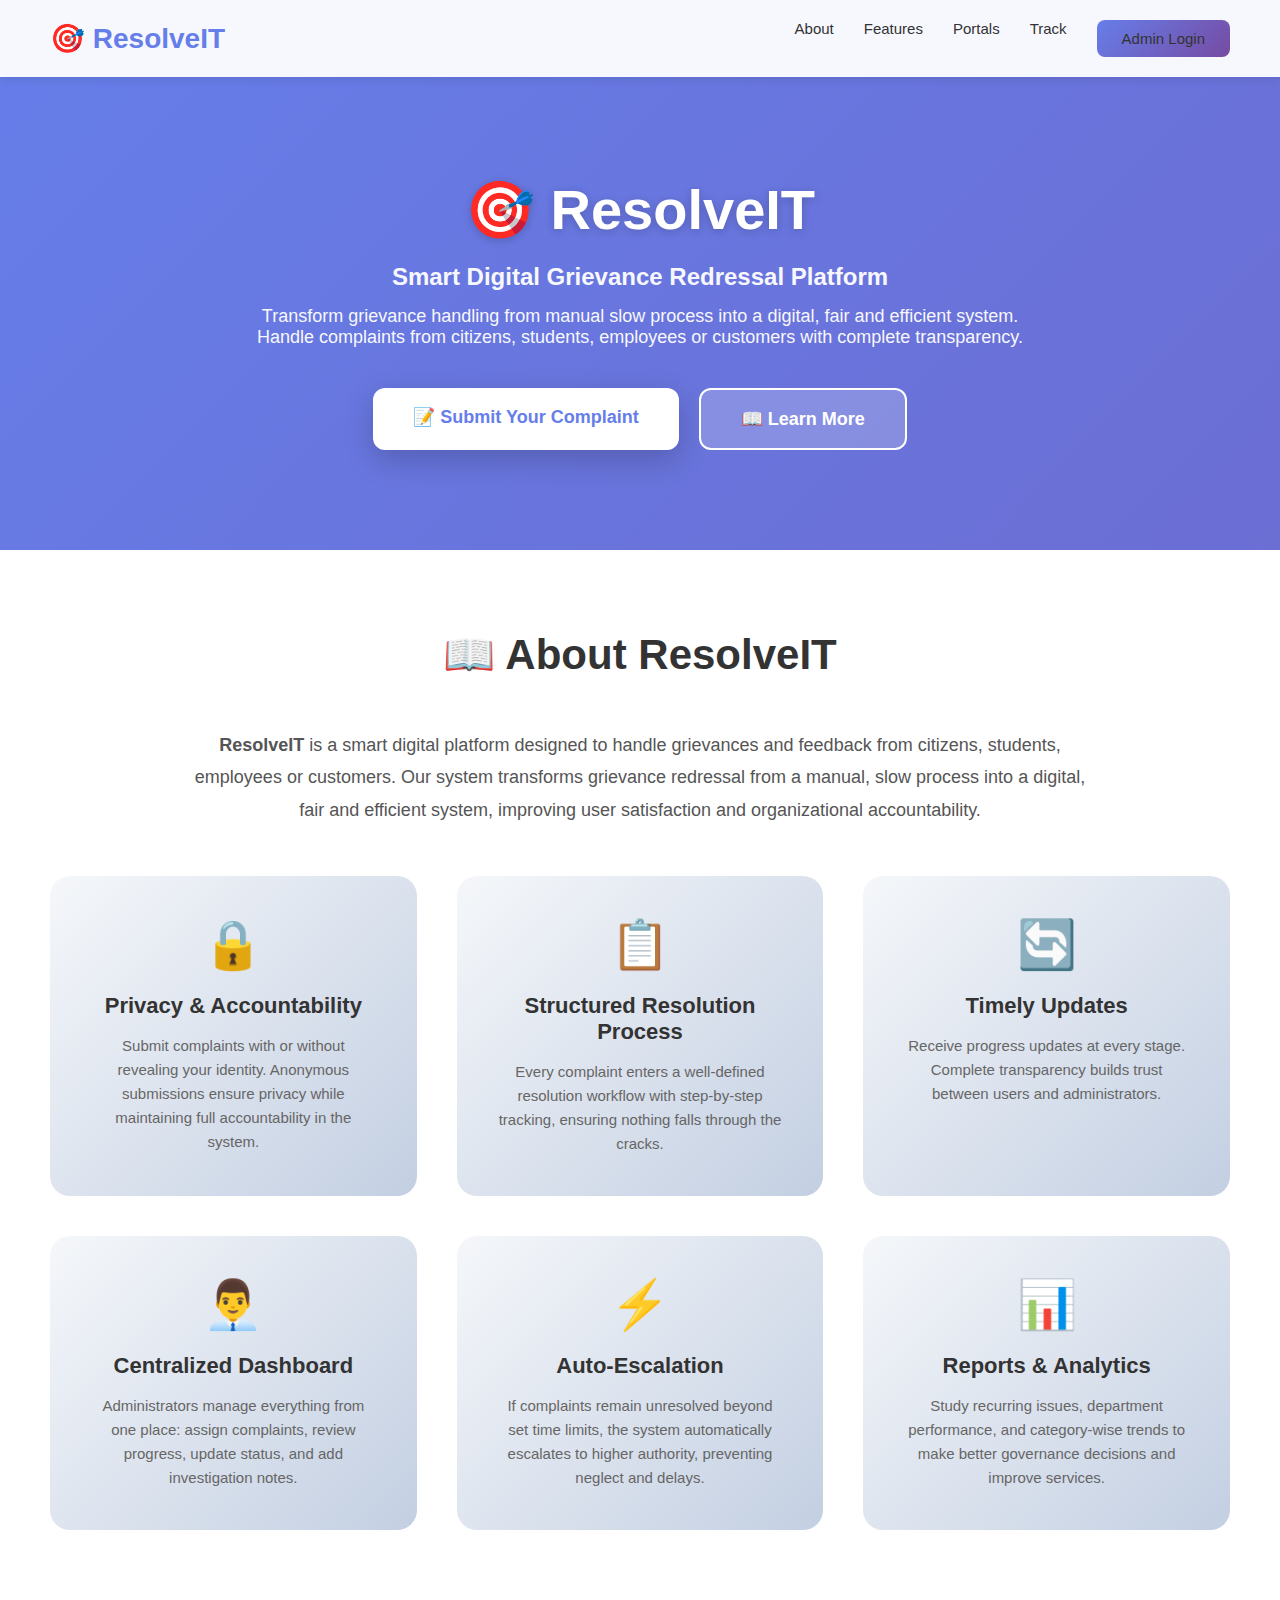
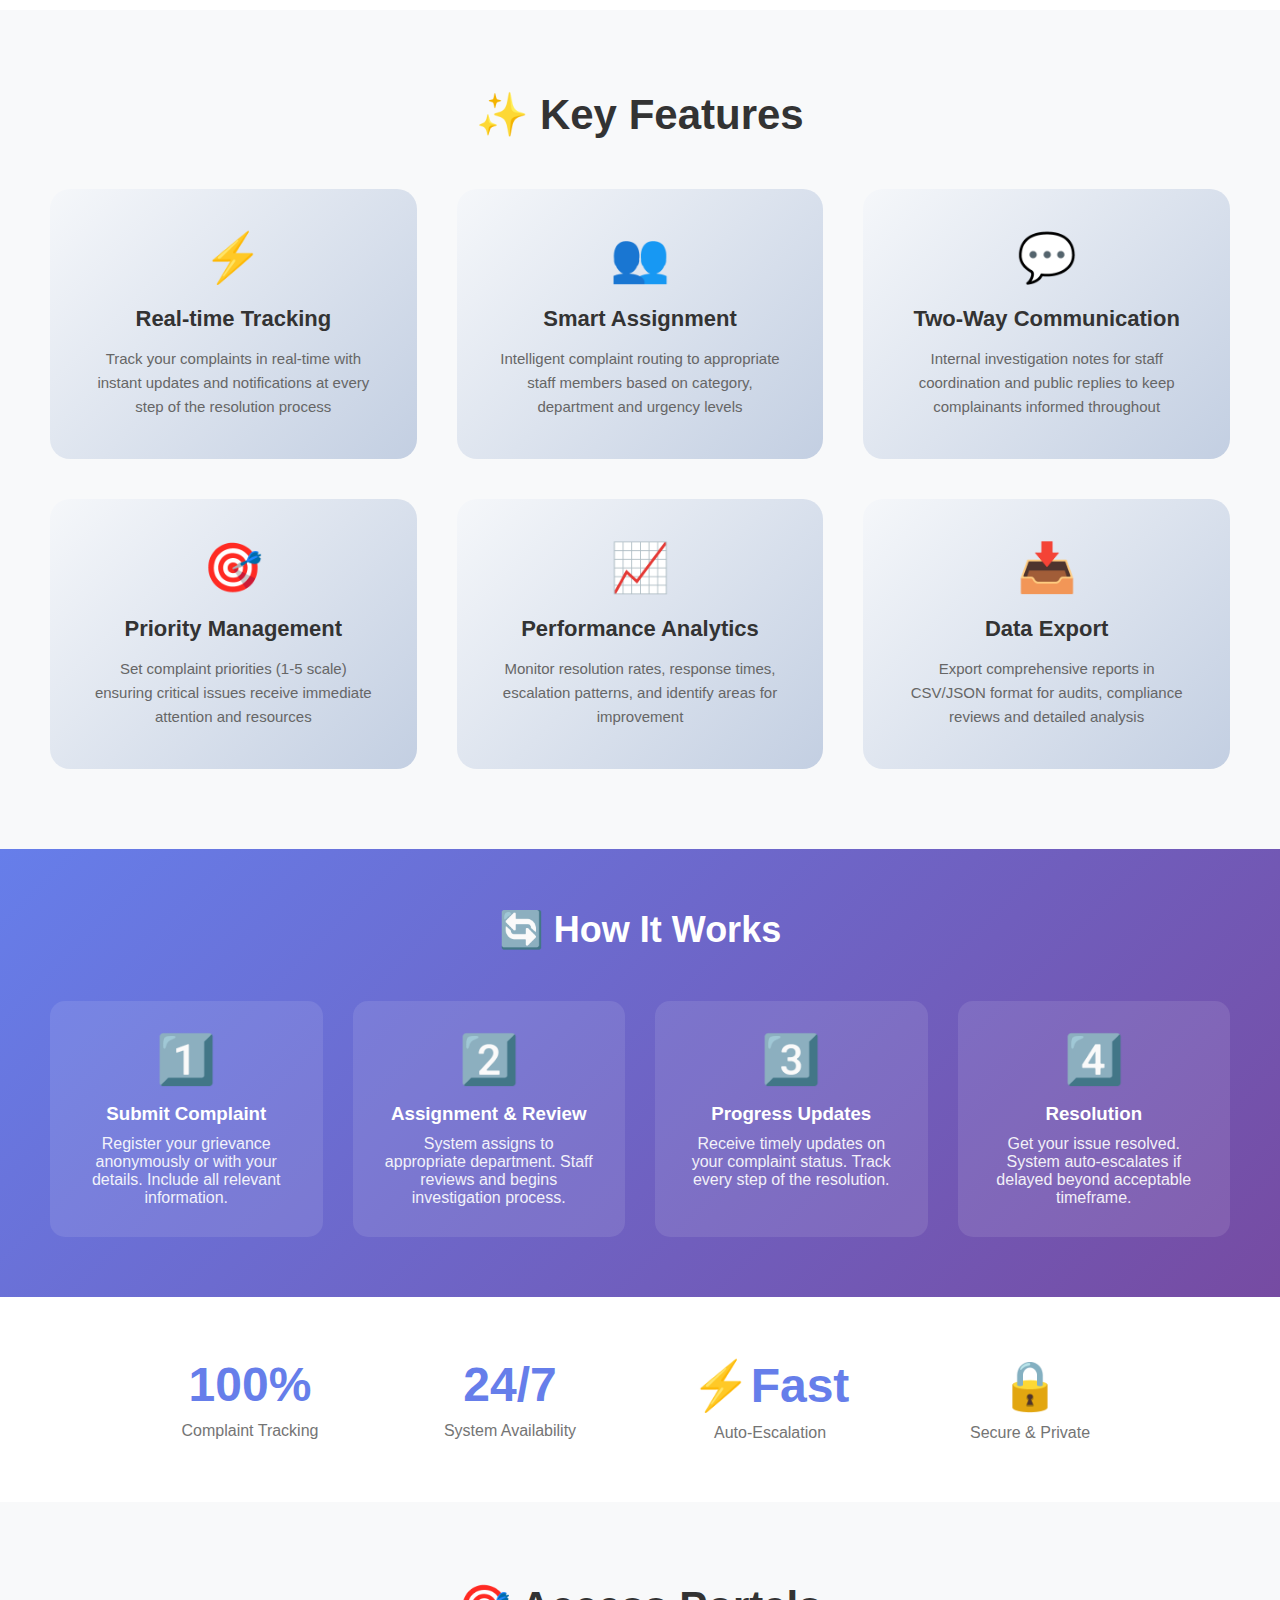
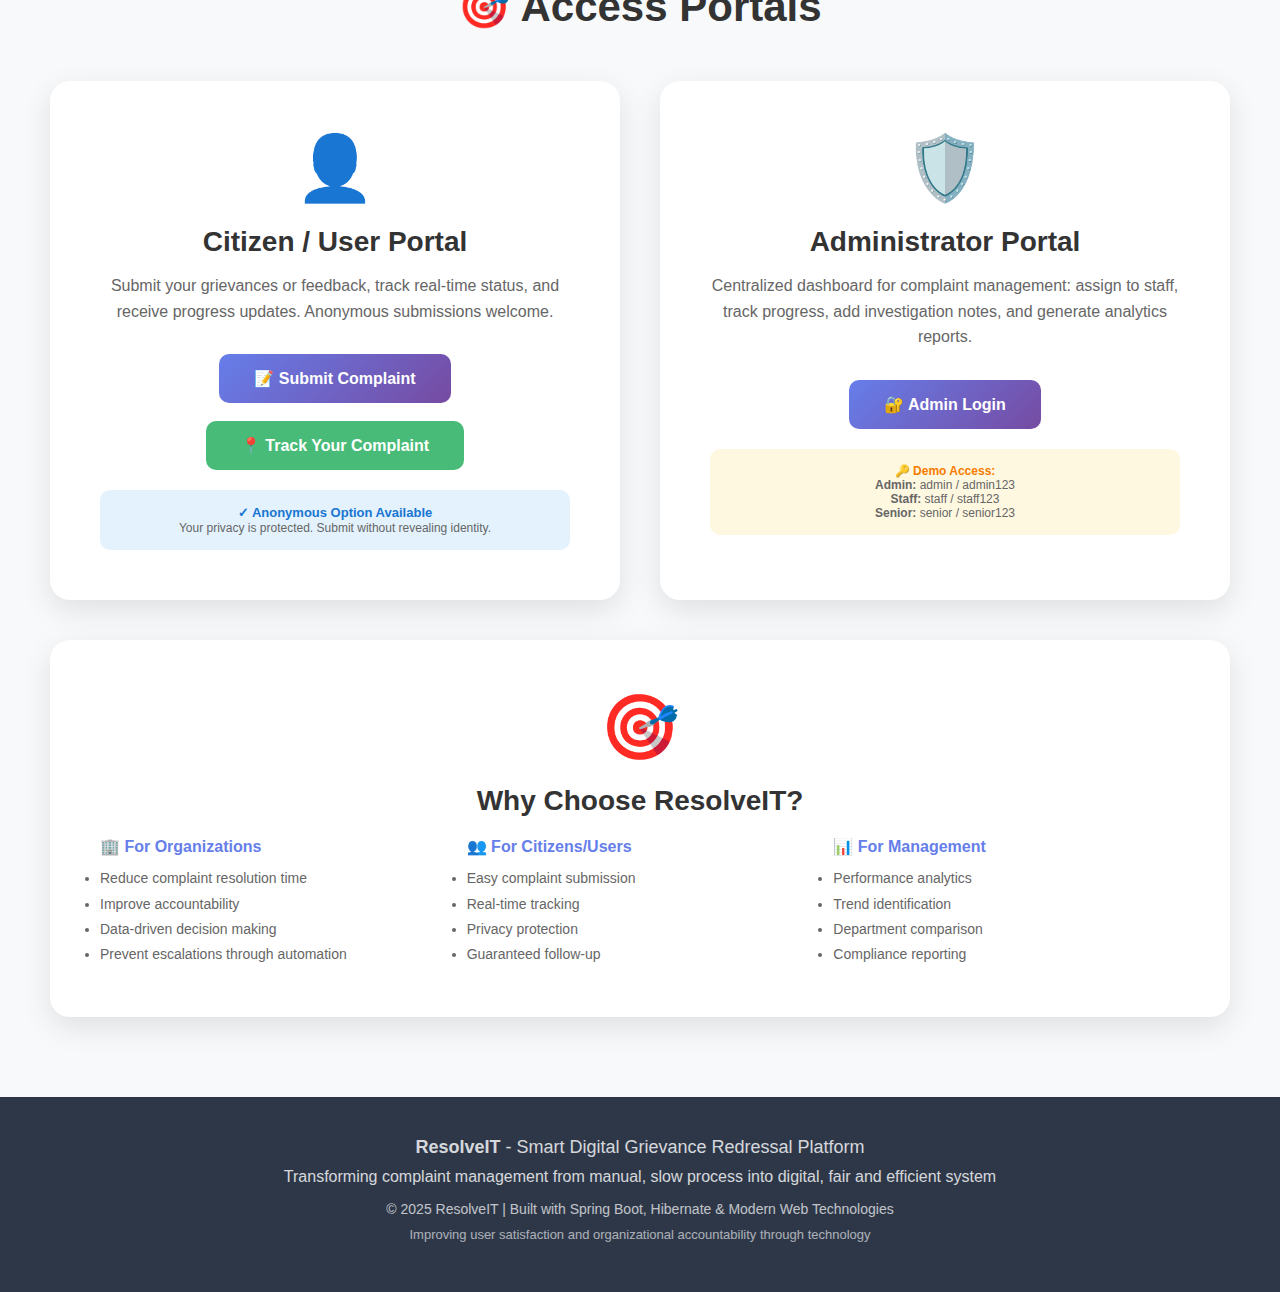
<file: src/main/resources/static/home.html>
<!DOCTYPE html>
<html lang="en">
<head>
    <meta charset="UTF-8">
    <meta name="viewport" content="width=device-width, initial-scale=1.0">
    <title>ResolveIT - Complaint Management System</title>
    <style>
        * {
            margin: 0;
            padding: 0;
            box-sizing: border-box;
        }

        body {
            font-family: 'Segoe UI', Tahoma, Geneva, Verdana, sans-serif;
            background: linear-gradient(135deg, #667eea 0%, #764ba2 100%);
            min-height: 100vh;
        }

        /* Header */
        .header {
            background: rgba(255, 255, 255, 0.95);
            padding: 20px 50px;
            box-shadow: 0 2px 10px rgba(0,0,0,0.1);
            display: flex;
            justify-content: space-between;
            align-items: center;
        }

        .logo-section {
            display: flex;
            align-items: center;
            gap: 15px;
        }

        .logo-section h1 {
            color: #667eea;
            font-size: 28px;
            font-weight: 700;
        }

        .logo-section .tagline {
            color: #666;
            font-size: 14px;
        }

        .nav-links {
            display: flex;
            gap: 30px;
        }

        .nav-links a {
            color: #333;
            text-decoration: none;
            font-weight: 500;
            transition: color 0.3s;
            font-size: 15px;
        }

        .nav-links a:hover {
            color: #667eea;
        }

        .btn-header {
            padding: 10px 25px;
            background: linear-gradient(135deg, #667eea 0%, #764ba2 100%);
            color: white;
            border: none;
            border-radius: 8px;
            cursor: pointer;
            font-weight: 600;
            text-decoration: none;
            display: inline-block;
            transition: transform 0.2s;
        }

        .btn-header:hover {
            transform: translateY(-2px);
        }

        /* Hero Section */
        .hero {
            text-align: center;
            padding: 100px 20px;
            color: white;
        }

        .hero h1 {
            font-size: 56px;
            margin-bottom: 20px;
            font-weight: 700;
            text-shadow: 0 2px 10px rgba(0,0,0,0.2);
        }

        .hero p {
            font-size: 20px;
            margin-bottom: 40px;
            opacity: 0.95;
        }

        .cta-buttons {
            display: flex;
            gap: 20px;
            justify-content: center;
            flex-wrap: wrap;
        }

        .cta-btn {
            padding: 18px 40px;
            font-size: 18px;
            border: none;
            border-radius: 12px;
            cursor: pointer;
            font-weight: 600;
            text-decoration: none;
            display: inline-block;
            transition: all 0.3s;
        }

        .cta-primary {
            background: white;
            color: #667eea;
            box-shadow: 0 10px 30px rgba(0,0,0,0.2);
        }

        .cta-primary:hover {
            transform: translateY(-3px);
            box-shadow: 0 15px 40px rgba(0,0,0,0.3);
        }

        .cta-secondary {
            background: rgba(255, 255, 255, 0.2);
            color: white;
            border: 2px solid white;
        }

        .cta-secondary:hover {
            background: white;
            color: #667eea;
        }

        /* Features Section */
        .features {
            background: white;
            padding: 80px 50px;
        }

        .features h2 {
            text-align: center;
            font-size: 42px;
            color: #333;
            margin-bottom: 50px;
        }

        .features-grid {
            display: grid;
            grid-template-columns: repeat(auto-fit, minmax(300px, 1fr));
            gap: 40px;
            max-width: 1200px;
            margin: 0 auto;
        }

        .feature-card {
            background: linear-gradient(135deg, #f5f7fa 0%, #c3cfe2 100%);
            padding: 40px;
            border-radius: 20px;
            text-align: center;
            transition: transform 0.3s, box-shadow 0.3s;
        }

        .feature-card:hover {
            transform: translateY(-10px);
            box-shadow: 0 20px 40px rgba(0,0,0,0.2);
        }

        .feature-icon {
            font-size: 48px;
            margin-bottom: 20px;
        }

        .feature-card h3 {
            color: #333;
            font-size: 22px;
            margin-bottom: 15px;
        }

        .feature-card p {
            color: #666;
            line-height: 1.6;
            font-size: 15px;
        }

        /* Stats Section */
        .stats {
            background: linear-gradient(135deg, #667eea 0%, #764ba2 100%);
            padding: 60px 50px;
            color: white;
        }

        .stats-grid {
            display: grid;
            grid-template-columns: repeat(auto-fit, minmax(200px, 1fr));
            gap: 40px;
            max-width: 1000px;
            margin: 0 auto;
            text-align: center;
        }

        .stat-item h3 {
            font-size: 48px;
            margin-bottom: 10px;
        }

        .stat-item p {
            font-size: 16px;
            opacity: 0.9;
        }

        /* Portal Cards Section */
        .portals {
            background: #f8f9fa;
            padding: 80px 50px;
        }

        .portals h2 {
            text-align: center;
            font-size: 42px;
            color: #333;
            margin-bottom: 50px;
        }

        .portal-cards {
            display: grid;
            grid-template-columns: repeat(2, 1fr);
            gap: 40px;
            max-width: 1400px;
            margin: 0 auto;
        }

        @media (max-width: 1024px) {
            .portal-cards {
                grid-template-columns: 1fr;
            }
        }

        .portal-card {
            background: white;
            border-radius: 20px;
            padding: 50px;
            box-shadow: 0 10px 30px rgba(0,0,0,0.1);
            text-align: center;
            transition: transform 0.3s;
        }

        .portal-card:hover {
            transform: translateY(-5px);
        }

        .portal-icon {
            font-size: 64px;
            margin-bottom: 20px;
        }

        .portal-card h3 {
            font-size: 28px;
            color: #333;
            margin-bottom: 15px;
        }

        .portal-card p {
            color: #666;
            margin-bottom: 30px;
            line-height: 1.6;
        }

        .portal-btn {
            padding: 15px 35px;
            background: linear-gradient(135deg, #667eea 0%, #764ba2 100%);
            color: white;
            border: none;
            border-radius: 10px;
            cursor: pointer;
            font-size: 16px;
            font-weight: 600;
            text-decoration: none;
            display: inline-block;
            transition: all 0.3s;
        }

        .portal-btn:hover {
            transform: scale(1.05);
            box-shadow: 0 10px 20px rgba(102, 126, 234, 0.4);
        }

        /* Footer */
        .footer {
            background: #2d3748;
            color: white;
            padding: 40px 50px;
            text-align: center;
        }

        .footer p {
            opacity: 0.8;
            margin-bottom: 10px;
        }

        @media (max-width: 768px) {
            .hero h1 {
                font-size: 36px;
            }
            
            .features, .portals {
                padding: 40px 20px;
            }
            
            .header {
                padding: 15px 20px;
                flex-direction: column;
                gap: 20px;
            }
        }
    </style>
</head>
<body>
    <!-- Header -->
    <div class="header">
        <div class="logo-section">
            <h1>🎯 ResolveIT</h1>
        </div>
        <div class="nav-links">
            <a href="#about">About</a>
            <a href="#features">Features</a>
            <a href="#portals">Portals</a>
            <a href="track-complaint.html">Track</a>
            <a href="admin-login.html" class="btn-header">Admin Login</a>
        </div>
    </div>

    <!-- Hero Section -->
    <div class="hero">
        <h1>🎯 ResolveIT</h1>
        <p style="font-size: 24px; margin-bottom: 15px; font-weight: 600;">Smart Digital Grievance Redressal Platform</p>
        <p style="font-size: 18px; max-width: 800px; margin: 0 auto 40px;">Transform grievance handling from manual slow process into a digital, fair and efficient system. Handle complaints from citizens, students, employees or customers with complete transparency.</p>
        <div class="cta-buttons">
            <a href="user-portal.html" class="cta-btn cta-primary">📝 Submit Your Complaint</a>
            <a href="#about" class="cta-btn cta-secondary">📖 Learn More</a>
        </div>
    </div>

    <!-- About Section -->
    <div class="features" id="about">
        <h2>📖 About ResolveIT</h2>
        <div style="max-width: 900px; margin: 0 auto 50px; text-align: center;">
            <p style="font-size: 18px; line-height: 1.8; color: #555;">
                <strong>ResolveIT</strong> is a smart digital platform designed to handle grievances and feedback from citizens, 
                students, employees or customers. Our system transforms grievance redressal from a manual, slow process into 
                a digital, fair and efficient system, improving user satisfaction and organizational accountability.
            </p>
        </div>

        <div class="features-grid">
            <div class="feature-card">
                <div class="feature-icon">🔒</div>
                <h3>Privacy & Accountability</h3>
                <p>Submit complaints with or without revealing your identity. Anonymous submissions ensure privacy while maintaining full accountability in the system.</p>
            </div>
            <div class="feature-card">
                <div class="feature-icon">📋</div>
                <h3>Structured Resolution Process</h3>
                <p>Every complaint enters a well-defined resolution workflow with step-by-step tracking, ensuring nothing falls through the cracks.</p>
            </div>
            <div class="feature-card">
                <div class="feature-icon">🔄</div>
                <h3>Timely Updates</h3>
                <p>Receive progress updates at every stage. Complete transparency builds trust between users and administrators.</p>
            </div>
            <div class="feature-card">
                <div class="feature-icon">👨‍💼</div>
                <h3>Centralized Dashboard</h3>
                <p>Administrators manage everything from one place: assign complaints, review progress, update status, and add investigation notes.</p>
            </div>
            <div class="feature-card">
                <div class="feature-icon">⚡</div>
                <h3>Auto-Escalation</h3>
                <p>If complaints remain unresolved beyond set time limits, the system automatically escalates to higher authority, preventing neglect and delays.</p>
            </div>
            <div class="feature-card">
                <div class="feature-icon">📊</div>
                <h3>Reports & Analytics</h3>
                <p>Study recurring issues, department performance, and category-wise trends to make better governance decisions and improve services.</p>
            </div>
        </div>
    </div>

    <!-- Features Section -->
    <div class="features" id="features" style="background: #f8f9fa;">
        <h2>✨ Key Features</h2>
        <div class="features-grid">
            <div class="feature-card">
                <div class="feature-icon">⚡</div>
                <h3>Real-time Tracking</h3>
                <p>Track your complaints in real-time with instant updates and notifications at every step of the resolution process</p>
            </div>
            <div class="feature-card">
                <div class="feature-icon">👥</div>
                <h3>Smart Assignment</h3>
                <p>Intelligent complaint routing to appropriate staff members based on category, department and urgency levels</p>
            </div>
            <div class="feature-card">
                <div class="feature-icon">💬</div>
                <h3>Two-Way Communication</h3>
                <p>Internal investigation notes for staff coordination and public replies to keep complainants informed throughout</p>
            </div>
            <div class="feature-card">
                <div class="feature-icon">🎯</div>
                <h3>Priority Management</h3>
                <p>Set complaint priorities (1-5 scale) ensuring critical issues receive immediate attention and resources</p>
            </div>
            <div class="feature-card">
                <div class="feature-icon">📈</div>
                <h3>Performance Analytics</h3>
                <p>Monitor resolution rates, response times, escalation patterns, and identify areas for improvement</p>
            </div>
            <div class="feature-card">
                <div class="feature-icon">📥</div>
                <h3>Data Export</h3>
                <p>Export comprehensive reports in CSV/JSON format for audits, compliance reviews and detailed analysis</p>
            </div>
        </div>
    </div>

    <!-- Process Flow Section -->
    <div class="stats">
        <h2 style="text-align: center; margin-bottom: 50px; font-size: 36px;">🔄 How It Works</h2>
        <div style="max-width: 1200px; margin: 0 auto; display: grid; grid-template-columns: repeat(auto-fit, minmax(250px, 1fr)); gap: 30px;">
            <div style="text-align: center; padding: 30px; background: rgba(255,255,255,0.1); border-radius: 15px;">
                <div style="font-size: 48px; margin-bottom: 15px;">1️⃣</div>
                <h3 style="margin-bottom: 10px;">Submit Complaint</h3>
                <p style="opacity: 0.9;">Register your grievance anonymously or with your details. Include all relevant information.</p>
            </div>
            <div style="text-align: center; padding: 30px; background: rgba(255,255,255,0.1); border-radius: 15px;">
                <div style="font-size: 48px; margin-bottom: 15px;">2️⃣</div>
                <h3 style="margin-bottom: 10px;">Assignment & Review</h3>
                <p style="opacity: 0.9;">System assigns to appropriate department. Staff reviews and begins investigation process.</p>
            </div>
            <div style="text-align: center; padding: 30px; background: rgba(255,255,255,0.1); border-radius: 15px;">
                <div style="font-size: 48px; margin-bottom: 15px;">3️⃣</div>
                <h3 style="margin-bottom: 10px;">Progress Updates</h3>
                <p style="opacity: 0.9;">Receive timely updates on your complaint status. Track every step of the resolution.</p>
            </div>
            <div style="text-align: center; padding: 30px; background: rgba(255,255,255,0.1); border-radius: 15px;">
                <div style="font-size: 48px; margin-bottom: 15px;">4️⃣</div>
                <h3 style="margin-bottom: 10px;">Resolution</h3>
                <p style="opacity: 0.9;">Get your issue resolved. System auto-escalates if delayed beyond acceptable timeframe.</p>
            </div>
        </div>
    </div>

    <!-- Stats Section -->
    <div style="background: white; padding: 60px 50px;">
        <div class="stats-grid" style="max-width: 1000px; margin: 0 auto;">
            <div class="stat-item" style="color: #667eea;">
                <h3>100%</h3>
                <p style="color: #666;">Complaint Tracking</p>
            </div>
            <div class="stat-item" style="color: #667eea;">
                <h3>24/7</h3>
                <p style="color: #666;">System Availability</p>
            </div>
            <div class="stat-item" style="color: #667eea;">
                <h3>⚡Fast</h3>
                <p style="color: #666;">Auto-Escalation</p>
            </div>
            <div class="stat-item" style="color: #667eea;">
                <h3>🔒</h3>
                <p style="color: #666;">Secure & Private</p>
            </div>
        </div>
    </div>

    <!-- Portal Cards Section -->
    <div class="portals" id="portals">
        <h2>🎯 Access Portals</h2>
        <div class="portal-cards">
            <!-- User Portal -->
            <div class="portal-card">
                <div class="portal-icon">👤</div>
                <h3>Citizen / User Portal</h3>
                <p>Submit your grievances or feedback, track real-time status, and receive progress updates. Anonymous submissions welcome.</p>
                <a href="user-portal.html" class="portal-btn">📝 Submit Complaint</a>
                <br><br>
                <a href="track-complaint.html" class="portal-btn" style="background: #48bb78;">📍 Track Your Complaint</a>
                <div style="margin-top: 20px; background: #e3f2fd; padding: 15px; border-radius: 10px; font-size: 13px; color: #666;">
                    <strong style="color: #1976d2;">✓ Anonymous Option Available</strong><br>
                    <span style="font-size: 12px;">Your privacy is protected. Submit without revealing identity.</span>
                </div>
            </div>

            <!-- Admin Portal -->
            <div class="portal-card">
                <div class="portal-icon">🛡️</div>
                <h3>Administrator Portal</h3>
                <p>Centralized dashboard for complaint management: assign to staff, track progress, add investigation notes, and generate analytics reports.</p>
                <a href="admin-login.html" class="portal-btn">🔐 Admin Login</a>
                <div style="margin-top: 20px; background: #fff8e1; padding: 15px; border-radius: 10px; font-size: 12px; color: #666;">
                    <strong style="color: #f57c00;">🔑 Demo Access:</strong><br>
                    <strong>Admin:</strong> admin / admin123<br>
                    <strong>Staff:</strong> staff / staff123<br>
                    <strong>Senior:</strong> senior / senior123
                </div>
            </div>

            <!-- Benefits Portal -->
            <div class="portal-card" style="grid-column: span 2;">
                <div class="portal-icon">🎯</div>
                <h3>Why Choose ResolveIT?</h3>
                <div style="display: grid; grid-template-columns: repeat(auto-fit, minmax(200px, 1fr)); gap: 20px; margin-top: 20px; text-align: left;">
                    <div>
                        <h4 style="color: #667eea; margin-bottom: 10px;">🏢 For Organizations</h4>
                        <ul style="color: #666; line-height: 1.8; font-size: 14px;">
                            <li>Reduce complaint resolution time</li>
                            <li>Improve accountability</li>
                            <li>Data-driven decision making</li>
                            <li>Prevent escalations through automation</li>
                        </ul>
                    </div>
                    <div>
                        <h4 style="color: #667eea; margin-bottom: 10px;">👥 For Citizens/Users</h4>
                        <ul style="color: #666; line-height: 1.8; font-size: 14px;">
                            <li>Easy complaint submission</li>
                            <li>Real-time tracking</li>
                            <li>Privacy protection</li>
                            <li>Guaranteed follow-up</li>
                        </ul>
                    </div>
                    <div>
                        <h4 style="color: #667eea; margin-bottom: 10px;">📊 For Management</h4>
                        <ul style="color: #666; line-height: 1.8; font-size: 14px;">
                            <li>Performance analytics</li>
                            <li>Trend identification</li>
                            <li>Department comparison</li>
                            <li>Compliance reporting</li>
                        </ul>
                    </div>
                </div>
            </div>
        </div>
    </div>

    <!-- Footer -->
    <div class="footer">
        <p style="font-size: 18px; margin-bottom: 10px;"><strong>ResolveIT</strong> - Smart Digital Grievance Redressal Platform</p>
        <p style="opacity: 0.8; margin-bottom: 15px;">Transforming complaint management from manual, slow process into digital, fair and efficient system</p>
        <p style="opacity: 0.7; font-size: 14px;">&copy; 2025 ResolveIT | Built with Spring Boot, Hibernate & Modern Web Technologies</p>
        <p style="opacity: 0.6; font-size: 13px; margin-top: 10px;">Improving user satisfaction and organizational accountability through technology</p>
    </div>
</body>
</html>
</file>
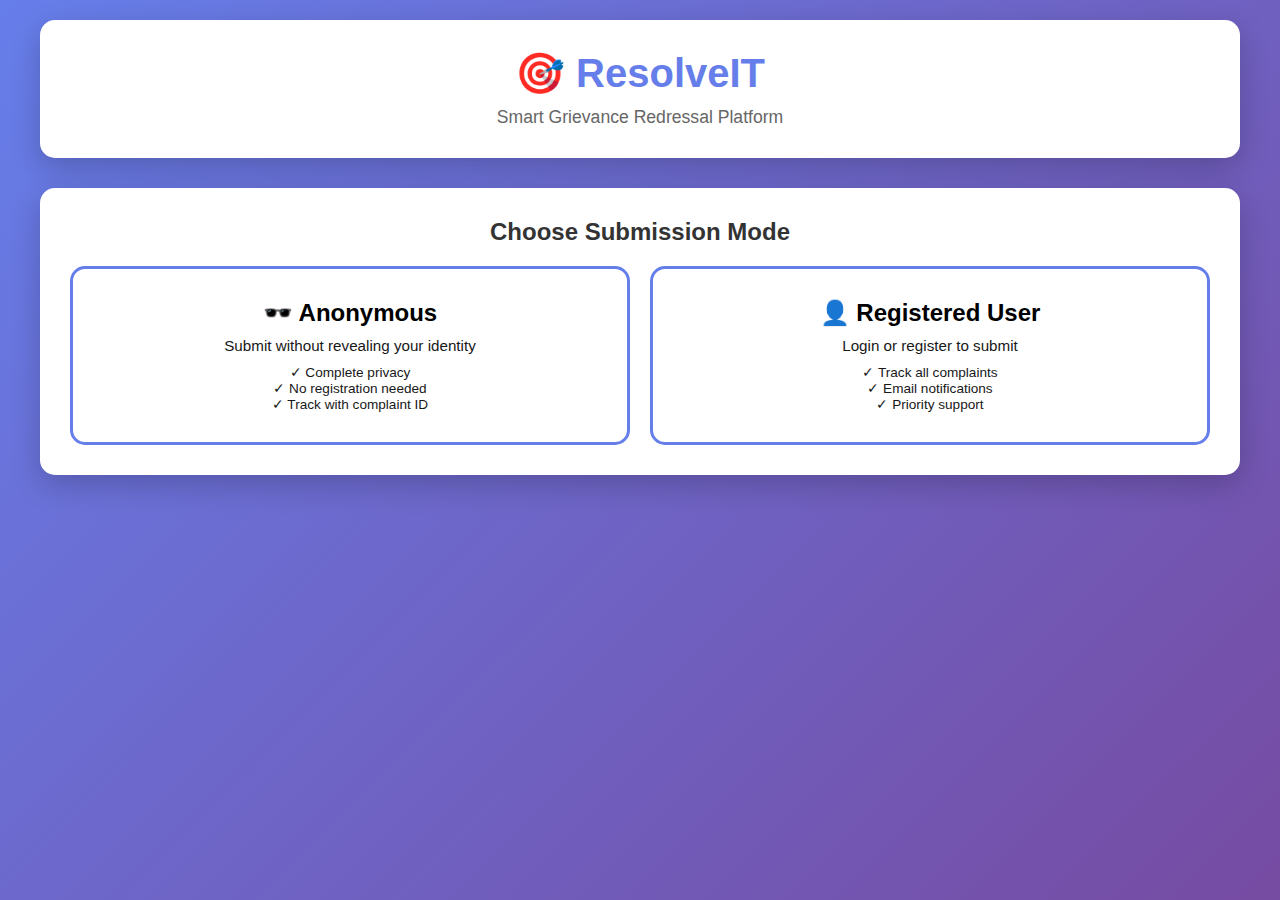
<file: src/main/resources/static/submit.html>
<!DOCTYPE html>
<html lang="en">
<head>
    <meta charset="UTF-8">
    <title>Submit Complaint - ResolveIT</title>
    <meta http-equiv="refresh" content="0; url=user-portal.html">
    <style>
        body {
            margin: 0;
            padding: 0;
            font-family: 'Segoe UI', Tahoma, Geneva, Verdana, sans-serif;
            background: linear-gradient(135deg, #667eea 0%, #764ba2 100%);
            min-height: 100vh;
            display: flex;
            align-items: center;
            justify-content: center;
            color: white;
        }
        .redirect-message {
            text-align: center;
            padding: 40px;
            background: rgba(255,255,255,0.1);
            border-radius: 15px;
            backdrop-filter: blur(10px);
        }
        h1 { font-size: 2em; margin-bottom: 20px; }
        p { font-size: 1.1em; }
        .spinner {
            border: 4px solid rgba(255,255,255,0.3);
            border-top: 4px solid white;
            border-radius: 50%;
            width: 40px;
            height: 40px;
            animation: spin 1s linear infinite;
            margin: 20px auto;
        }
        @keyframes spin {
            0% { transform: rotate(0deg); }
            100% { transform: rotate(360deg); }
        }
    </style>
</head>
<body>
    <div class="redirect-message">
        <h1>📝 Submit Your Complaint</h1>
        <p>Redirecting to new portal...</p>
        <div class="spinner"></div>
        <p style="font-size: 0.9em; margin-top: 20px;">
            If not redirected, <a href="user-portal.html" style="color: white; font-weight: bold;">click here</a>
        </p>
    </div>
    <script>
        window.location.href = 'user-portal.html';
    </script>
</body>
</html>

<div class="submit-box">

    <a href="index.html" class="back-btn">← Back</a>

    <h2>Submit Complaint</h2>

    <!-- Submission Type -->
    <label class="head">Submission Type</label>
    <div class="type-box">
        <label><input type="radio" name="type" value="public" checked> Public</label>
        <label><input type="radio" name="type" value="anonymous"> Anonymous</label>
    </div>

    <!-- Public Info -->
    <div id="publicSection">
        <label>Your Name</label>
        <input type="text" id="name" placeholder="Enter your name">

        <label>Email</label>
        <input type="email" id="email" placeholder="Enter your email">
    </div>

    <label class="head">Complaint Details</label>

    <label>Category</label>
    <select id="category">
        <option>Service Quality</option>
        <option>Billing</option>
        <option>Technical Issue</option>
        <option>Other</option>
    </select>

    <label>Urgency</label>
    <select id="urgency">
        <option>Low</option>
        <option>Medium</option>
        <option>High</option>
        <option>Critical</option>
    </select>

    <label>Subject</label>
    <input type="text" id="subject" placeholder="Enter subject">

    <label>Description</label>
    <textarea id="description" placeholder="Enter description" rows="5"></textarea>

    <label class="head">Attachment (Optional)</label>
    <input type="file" id="mediaFile" multiple>

    <button onclick="submitComplaint()" class="btn-primary">Submit Complaint</button>

</div>

<script src="script.js"></script>
</body>
</html>
</file>
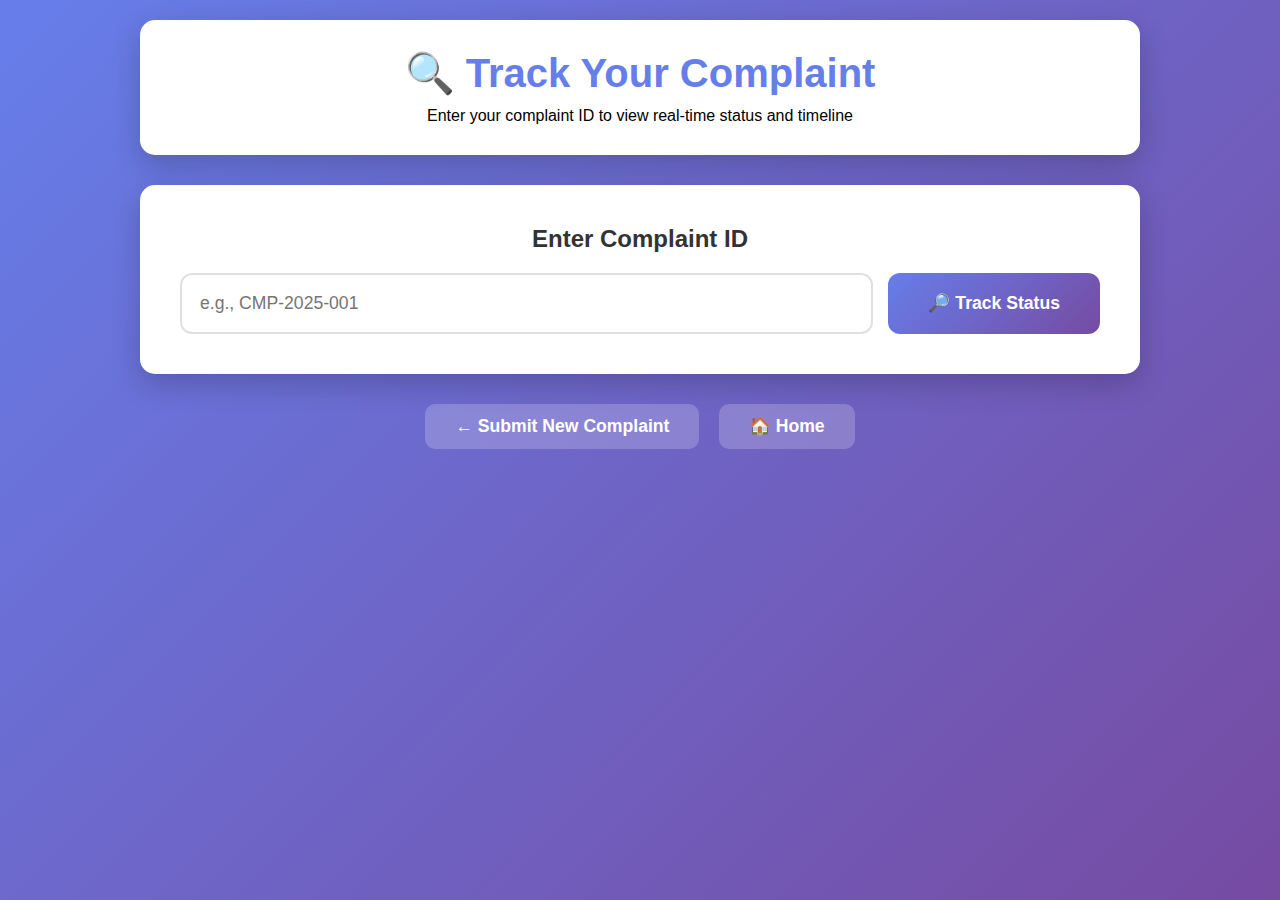
<file: src/main/resources/static/track-complaint.html>
<!DOCTYPE html>
<html lang="en">
<head>
    <meta charset="UTF-8">
    <meta name="viewport" content="width=device-width, initial-scale=1.0">
    <title>Track Complaint - ResolveIT</title>
    <style>
        * {
            margin: 0;
            padding: 0;
            box-sizing: border-box;
        }
        
        body {
            font-family: 'Segoe UI', Tahoma, Geneva, Verdana, sans-serif;
            background: linear-gradient(135deg, #667eea 0%, #764ba2 100%);
            min-height: 100vh;
            padding: 20px;
        }
        
        .container {
            max-width: 1000px;
            margin: 0 auto;
        }
        
        .header {
            background: white;
            padding: 30px;
            border-radius: 15px;
            margin-bottom: 30px;
            box-shadow: 0 10px 30px rgba(0,0,0,0.2);
            text-align: center;
        }
        
        .header h1 {
            color: #667eea;
            margin-bottom: 10px;
            font-size: 2.5em;
        }
        
        .search-box {
            background: white;
            padding: 40px;
            border-radius: 15px;
            box-shadow: 0 10px 30px rgba(0,0,0,0.2);
            margin-bottom: 30px;
        }
        
        .search-box h2 {
            color: #333;
            margin-bottom: 20px;
            text-align: center;
        }
        
        .search-input-group {
            display: flex;
            gap: 15px;
        }
        
        .search-input-group input {
            flex: 1;
            padding: 18px;
            border: 2px solid #e0e0e0;
            border-radius: 12px;
            font-size: 1.1em;
            transition: all 0.3s;
        }
        
        .search-input-group input:focus {
            outline: none;
            border-color: #667eea;
            box-shadow: 0 0 0 3px rgba(102, 126, 234, 0.1);
        }
        
        .search-btn {
            padding: 18px 40px;
            background: linear-gradient(135deg, #667eea 0%, #764ba2 100%);
            color: white;
            border: none;
            border-radius: 12px;
            font-size: 1.1em;
            font-weight: 600;
            cursor: pointer;
            transition: all 0.3s;
        }
        
        .search-btn:hover {
            transform: translateY(-3px);
            box-shadow: 0 15px 35px rgba(0,0,0,0.3);
        }
        
        .result-container {
            display: none;
        }
        
        .result-container.active {
            display: block;
        }
        
        .info-card {
            background: white;
            padding: 30px;
            border-radius: 15px;
            box-shadow: 0 10px 30px rgba(0,0,0,0.2);
            margin-bottom: 30px;
        }
        
        .info-card h3 {
            color: #333;
            margin-bottom: 25px;
            font-size: 1.5em;
            border-bottom: 3px solid #667eea;
            padding-bottom: 10px;
        }
        
        .info-grid {
            display: grid;
            grid-template-columns: repeat(2, 1fr);
            gap: 20px;
        }
        
        .info-item {
            padding: 15px;
            background: #f8f9fa;
            border-radius: 10px;
        }
        
        .info-item strong {
            display: block;
            color: #666;
            font-size: 0.9em;
            margin-bottom: 8px;
        }
        
        .info-item span {
            color: #333;
            font-size: 1.1em;
        }
        
        .status-badge {
            display: inline-block;
            padding: 8px 16px;
            border-radius: 20px;
            font-weight: 600;
            font-size: 0.95em !important;
        }
        
        .status-NEW {
            background: #3498db;
            color: white;
        }
        
        .status-UNDER_REVIEW {
            background: #f39c12;
            color: white;
        }
        
        .status-RESOLVED {
            background: #2ecc71;
            color: white;
        }
        
        /* MILESTONE 2: Timeline Styles */
        .timeline-container {
            position: relative;
            padding-left: 50px;
        }
        
        .timeline-line {
            position: absolute;
            left: 25px;
            top: 0;
            bottom: 0;
            width: 4px;
            background: linear-gradient(180deg, #667eea 0%, #764ba2 100%);
        }
        
        .timeline-item {
            position: relative;
            margin-bottom: 30px;
            background: #f8f9fa;
            padding: 20px;
            border-radius: 12px;
            animation: slideIn 0.5s ease-out;
        }
        
        @keyframes slideIn {
            from {
                opacity: 0;
                transform: translateX(-20px);
            }
            to {
                opacity: 1;
                transform: translateX(0);
            }
        }
        
        .timeline-dot {
            position: absolute;
            left: -38px;
            top: 20px;
            width: 20px;
            height: 20px;
            background: white;
            border: 4px solid #667eea;
            border-radius: 50%;
            z-index: 2;
        }
        
        .timeline-dot.active {
            background: #667eea;
            box-shadow: 0 0 0 4px rgba(102, 126, 234, 0.3);
        }
        
        .timeline-header {
            display: flex;
            justify-content: space-between;
            align-items: center;
            margin-bottom: 12px;
        }
        
        .timeline-status {
            font-weight: 600;
            font-size: 1.1em;
            color: #333;
        }
        
        .timeline-date {
            color: #999;
            font-size: 0.9em;
        }
        
        .timeline-comment {
            color: #666;
            line-height: 1.6;
            margin-top: 10px;
        }
        
        .timeline-user {
            color: #667eea;
            font-weight: 600;
            margin-top: 8px;
            font-size: 0.95em;
        }
        
        .description-section {
            background: #f8f9fa;
            padding: 20px;
            border-radius: 10px;
            margin-top: 20px;
        }
        
        .description-section h4 {
            color: #333;
            margin-bottom: 12px;
        }
        
        .description-section p {
            color: #666;
            line-height: 1.6;
        }
        
        .media-section {
            margin-top: 20px;
        }
        
        .media-grid {
            display: grid;
            grid-template-columns: repeat(auto-fill, minmax(150px, 1fr));
            gap: 15px;
            margin-top: 15px;
        }
        
        .media-item {
            background: #f8f9fa;
            padding: 15px;
            border-radius: 10px;
            text-align: center;
            cursor: pointer;
            transition: all 0.3s;
        }
        
        .media-item:hover {
            transform: translateY(-5px);
            box-shadow: 0 10px 20px rgba(0,0,0,0.1);
        }
        
        .media-icon {
            font-size: 3em;
            margin-bottom: 10px;
        }
        
        .media-name {
            font-size: 0.85em;
            color: #666;
            word-break: break-all;
        }
        
        .error-message {
            background: #ff4757;
            color: white;
            padding: 20px;
            border-radius: 12px;
            text-align: center;
            display: none;
        }
        
        .error-message.active {
            display: block;
        }
        
        .back-link {
            text-align: center;
            margin-top: 20px;
        }
        
        .back-link a {
            color: white;
            text-decoration: none;
            font-size: 1.1em;
            font-weight: 600;
            padding: 12px 30px;
            background: rgba(255,255,255,0.2);
            border-radius: 10px;
            display: inline-block;
            transition: all 0.3s;
        }
        
        .back-link a:hover {
            background: rgba(255,255,255,0.3);
            transform: translateY(-3px);
        }
        
        @media (max-width: 768px) {
            .info-grid {
                grid-template-columns: 1fr;
            }
            
            .search-input-group {
                flex-direction: column;
            }
        }
    </style>
</head>
<body>
    <div class="container">
        <div class="header">
            <h1>🔍 Track Your Complaint</h1>
            <p>Enter your complaint ID to view real-time status and timeline</p>
        </div>
        
        <div class="search-box">
            <h2>Enter Complaint ID</h2>
            <div class="search-input-group">
                <input type="text" id="trackingId" placeholder="e.g., CMP-2025-001" onkeypress="handleEnter(event)">
                <button class="search-btn" onclick="trackComplaint()">🔎 Track Status</button>
            </div>
        </div>
        
        <div class="error-message" id="errorMessage">
            ❌ Complaint not found. Please check your ID and try again.
        </div>
        
        <div class="result-container" id="resultContainer">
            <!-- Complaint Information -->
            <div class="info-card">
                <h3>📋 Complaint Details</h3>
                <div class="info-grid">
                    <div class="info-item">
                        <strong>Complaint ID</strong>
                        <span id="complaintId"></span>
                    </div>
                    <div class="info-item">
                        <strong>Current Status</strong>
                        <span id="currentStatus"></span>
                    </div>
                    <div class="info-item">
                        <strong>Category</strong>
                        <span id="category"></span>
                    </div>
                    <div class="info-item">
                        <strong>Urgency</strong>
                        <span id="urgency"></span>
                    </div>
                    <div class="info-item">
                        <strong>Submitted On</strong>
                        <span id="submittedAt"></span>
                    </div>
                    <div class="info-item">
                        <strong>Last Updated</strong>
                        <span id="lastUpdated"></span>
                    </div>
                </div>
                
                <div class="description-section">
                    <h4>Subject: <span id="subject"></span></h4>
                    <p id="description"></p>
                </div>
                
                <!-- MILESTONE 1: Media Uploads -->
                <div class="media-section" id="mediaSection" style="display: none;">
                    <h4 style="color: #333; margin-bottom: 10px;">📎 Attachments</h4>
                    <div class="media-grid" id="mediaGrid"></div>
                </div>
            </div>
            
            <!-- MILESTONE 2: Status Timeline -->
            <div class="info-card">
                <h3>📅 Status Timeline</h3>
                <div class="timeline-container" id="timeline">
                    <!-- Timeline items will be inserted here -->
                </div>
            </div>
        </div>
        
        <div class="back-link">
            <a href="user-portal.html">← Submit New Complaint</a>
            <a href="index.html" style="margin-left: 15px;">🏠 Home</a>
        </div>
    </div>
    
    <script>
        function handleEnter(event) {
            if (event.key === 'Enter') {
                trackComplaint();
            }
        }
        
        async function trackComplaint() {
            const trackingId = document.getElementById('trackingId').value.trim();
            
            if (!trackingId) {
                alert('Please enter a complaint ID');
                return;
            }
            
            try {
                const response = await fetch(`http://localhost:8080/api/complaints/track/${trackingId}`);
                
                if (!response.ok) {
                    showError();
                    return;
                }
                
                const complaint = await response.json();
                displayComplaintDetails(complaint);
                await loadStatusTimeline(complaint.id);
                await loadMediaFiles(complaint.id);
                
                document.getElementById('errorMessage').classList.remove('active');
                document.getElementById('resultContainer').classList.add('active');
            } catch (error) {
                console.error('Error:', error);
                showError();
            }
        }
        
        function showError() {
            document.getElementById('errorMessage').classList.add('active');
            document.getElementById('resultContainer').classList.remove('active');
        }
        
        function displayComplaintDetails(complaint) {
            document.getElementById('complaintId').textContent = complaint.complaintId;
            document.getElementById('subject').textContent = complaint.subject;
            document.getElementById('category').textContent = complaint.category;
            document.getElementById('urgency').textContent = complaint.urgency;
            document.getElementById('description').textContent = complaint.description;
            document.getElementById('submittedAt').textContent = formatDate(complaint.submittedAt);
            document.getElementById('lastUpdated').textContent = formatDate(complaint.lastUpdatedAt);
            
            const statusBadge = document.getElementById('currentStatus');
            statusBadge.textContent = complaint.status.replace('_', ' ');
            statusBadge.className = `status-badge status-${complaint.status}`;
        }
        
        // MILESTONE 2: Load and display status timeline
        async function loadStatusTimeline(complaintId) {
            try {
                const response = await fetch(`http://localhost:8080/api/complaints/${complaintId}/timeline`);
                const timeline = await response.json();
                
                const timelineContainer = document.getElementById('timeline');
                timelineContainer.innerHTML = '<div class="timeline-line"></div>';
                
                timeline.forEach((item, index) => {
                    const isLatest = index === 0;
                    const timelineItem = createTimelineItem(item, isLatest);
                    timelineContainer.innerHTML += timelineItem;
                });
            } catch (error) {
                console.error('Error loading timeline:', error);
                document.getElementById('timeline').innerHTML = '<p style="color: #999;">Timeline information not available</p>';
            }
        }
        
        function createTimelineItem(item, isLatest) {
            return `
                <div class="timeline-item">
                    <div class="timeline-dot ${isLatest ? 'active' : ''}"></div>
                    <div class="timeline-header">
                        <span class="timeline-status">${item.status.replace('_', ' ')}</span>
                        <span class="timeline-date">${formatDateTime(item.updatedAt)}</span>
                    </div>
                    ${item.comment ? `<div class="timeline-comment">${item.comment}</div>` : ''}
                    <div class="timeline-user">Updated by: ${item.updatedBy}</div>
                </div>
            `;
        }
        
        // MILESTONE 1: Load media files
        async function loadMediaFiles(complaintId) {
            try {
                const response = await fetch(`http://localhost:8080/api/complaints/${complaintId}/media`);
                const mediaFiles = await response.json();
                
                if (mediaFiles && mediaFiles.length > 0) {
                    const mediaSection = document.getElementById('mediaSection');
                    const mediaGrid = document.getElementById('mediaGrid');
                    mediaSection.style.display = 'block';
                    
                    mediaGrid.innerHTML = mediaFiles.map(media => {
                        const icon = getFileIcon(media.fileType);
                        return `
                            <div class="media-item" onclick="downloadMedia(${media.id})">
                                <div class="media-icon">${icon}</div>
                                <div class="media-name">${media.fileName}</div>
                            </div>
                        `;
                    }).join('');
                }
            } catch (error) {
                console.error('Error loading media files:', error);
            }
        }
        
        function getFileIcon(fileType) {
            switch (fileType) {
                case 'IMAGE': return '🖼️';
                case 'VIDEO': return '🎥';
                case 'DOCUMENT': return '📄';
                default: return '📎';
            }
        }
        
        function downloadMedia(mediaId) {
            window.open(`http://localhost:8080/api/complaints/media/${mediaId}/download`, '_blank');
        }
        
        function formatDate(dateString) {
            const date = new Date(dateString);
            return date.toLocaleDateString('en-US', {
                year: 'numeric',
                month: 'long',
                day: 'numeric'
            });
        }
        
        function formatDateTime(dateString) {
            const date = new Date(dateString);
            return date.toLocaleString('en-US', {
                year: 'numeric',
                month: 'short',
                day: 'numeric',
                hour: '2-digit',
                minute: '2-digit'
            });
        }
    </script>
</body>
</html>
</file>
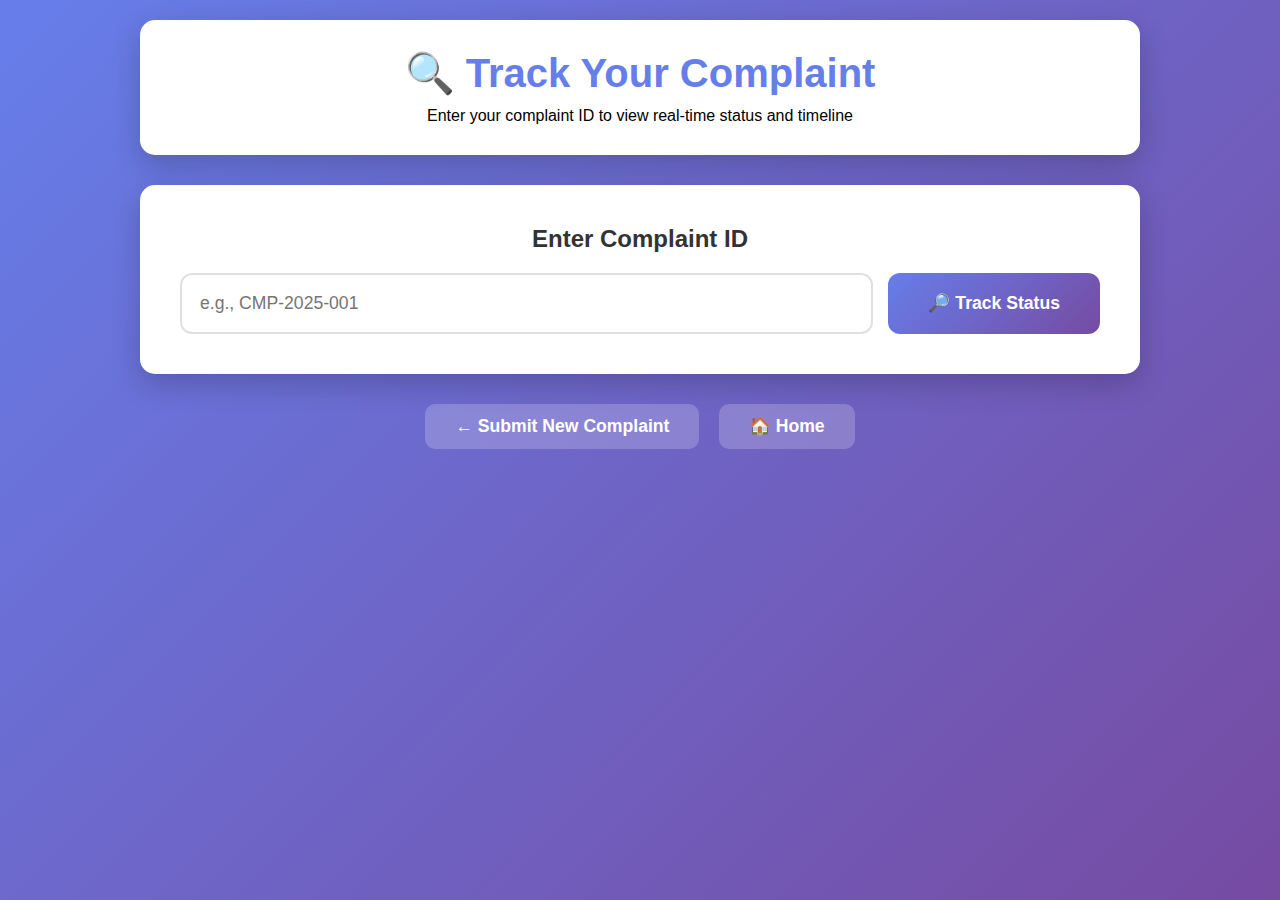
<file: src/main/resources/static/track.html>
<!DOCTYPE html>
<html lang="en">
<head>
    <meta charset="UTF-8">
    <title>Track Complaint - ResolveIT</title>
    <meta http-equiv="refresh" content="0; url=track-complaint.html">
    <style>
        body {
            margin: 0;
            padding: 0;
            font-family: 'Segoe UI', Tahoma, Geneva, Verdana, sans-serif;
            background: linear-gradient(135deg, #667eea 0%, #764ba2 100%);
            min-height: 100vh;
            display: flex;
            align-items: center;
            justify-content: center;
            color: white;
        }
        .redirect-message {
            text-align: center;
            padding: 40px;
            background: rgba(255,255,255,0.1);
            border-radius: 15px;
            backdrop-filter: blur(10px);
        }
        h1 { font-size: 2em; margin-bottom: 20px; }
        p { font-size: 1.1em; }
        .spinner {
            border: 4px solid rgba(255,255,255,0.3);
            border-top: 4px solid white;
            border-radius: 50%;
            width: 40px;
            height: 40px;
            animation: spin 1s linear infinite;
            margin: 20px auto;
        }
        @keyframes spin {
            0% { transform: rotate(0deg); }
            100% { transform: rotate(360deg); }
        }
    </style>
</head>
<body>
    <div class="redirect-message">
        <h1>🔍 Track Your Complaint</h1>
        <p>Redirecting to tracking page...</p>
        <div class="spinner"></div>
        <p style="font-size: 0.9em; margin-top: 20px;">
            If not redirected, <a href="track-complaint.html" style="color: white; font-weight: bold;">click here</a>
        </p>
    </div>
    <script>
        window.location.href = 'track-complaint.html';
    </script>
</body>
</html>

<div class="track-container">
    
    <a href="index.html" class="back-btn">← Back to Home</a>

    <h2>Track Your Complaint</h2>
    <p class="tagline">Enter your complaint ID to view status and timeline</p>

    <div class="track-search">
        <input type="text" id="trackingId" placeholder="Enter Complaint ID (e.g., CMP-2025-001)">
        <button onclick="trackComplaint()" class="btn-primary">Track</button>
    </div>

    <div id="trackResult" class="track-result" style="display: none;">
        
        <!-- Complaint Info -->
        <div class="track-info-card">
            <h3>Complaint Information</h3>
            <div class="info-grid">
                <div class="info-item">
                    <strong>Complaint ID:</strong>
                    <span id="trackComplaintId"></span>
                </div>
                <div class="info-item">
                    <strong>Current Status:</strong>
                    <span id="trackStatus" class="status-badge"></span>
                </div>
                <div class="info-item">
                    <strong>Subject:</strong>
                    <span id="trackSubject"></span>
                </div>
                <div class="info-item">
                    <strong>Category:</strong>
                    <span id="trackCategory"></span>
                </div>
                <div class="info-item">
                    <strong>Urgency:</strong>
                    <span id="trackUrgency"></span>
                </div>
                <div class="info-item">
                    <strong>Submitted On:</strong>
                    <span id="trackSubmitted"></span>
                </div>
                <div class="info-item full-width">
                    <strong>Description:</strong>
                    <p id="trackDescription"></p>
                </div>
            </div>
        </div>

        <!-- Status Flow Visualization -->
        <div class="status-flow">
            <h3>Status Progress</h3>
            <div class="flow-steps">
                <div class="flow-step" id="step-NEW">
                    <div class="flow-circle">1</div>
                    <div class="flow-label">New</div>
                </div>
                <div class="flow-line"></div>
                <div class="flow-step" id="step-UNDER_REVIEW">
                    <div class="flow-circle">2</div>
                    <div class="flow-label">Under Review</div>
                </div>
                <div class="flow-line"></div>
                <div class="flow-step" id="step-RESOLVED">
                    <div class="flow-circle">3</div>
                    <div class="flow-label">Resolved</div>
                </div>
            </div>
        </div>

        <!-- Timeline -->
        <div class="timeline-card">
            <h3>📅 Timeline of Updates</h3>
            <div id="trackTimeline" class="timeline">
                <p style="text-align: center; color: #888;">Loading timeline...</p>
            </div>
        </div>

    </div>

    <div id="trackError" class="error-message" style="display: none;">
        <p>❌ Complaint not found. Please check your Complaint ID and try again.</p>
    </div>

</div>

<script src="track.js"></script>
</body>
</html>
</file>
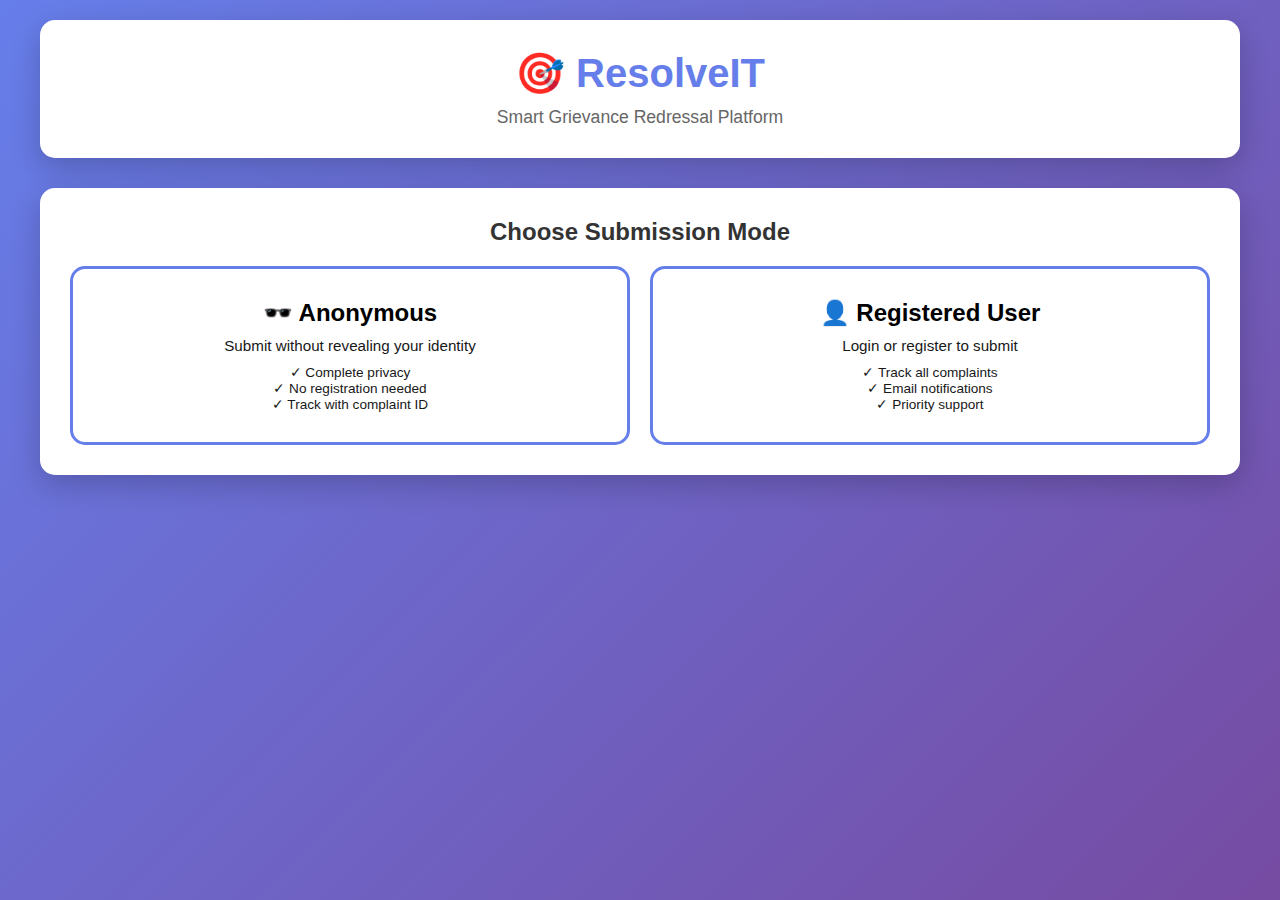
<file: src/main/resources/static/user-portal.html>
<!DOCTYPE html>
<html lang="en">
<head>
    <meta charset="UTF-8">
    <meta name="viewport" content="width=device-width, initial-scale=1.0">
    <title>ResolveIT - User Portal</title>
    <style>
        * {
            margin: 0;
            padding: 0;
            box-sizing: border-box;
        }
        
        body {
            font-family: 'Segoe UI', Tahoma, Geneva, Verdana, sans-serif;
            background: linear-gradient(135deg, #667eea 0%, #764ba2 100%);
            min-height: 100vh;
            padding: 20px;
        }
        
        .container {
            max-width: 1200px;
            margin: 0 auto;
        }
        
        .header {
            background: white;
            padding: 30px;
            border-radius: 15px;
            margin-bottom: 30px;
            box-shadow: 0 10px 30px rgba(0,0,0,0.2);
            text-align: center;
        }
        
        .header h1 {
            color: #667eea;
            margin-bottom: 10px;
            font-size: 2.5em;
        }
        
        .header p {
            color: #666;
            font-size: 1.1em;
        }
        
        .mode-selector {
            background: white;
            padding: 30px;
            border-radius: 15px;
            margin-bottom: 30px;
            box-shadow: 0 10px 30px rgba(0,0,0,0.2);
        }
        
        .mode-selector h2 {
            color: #333;
            margin-bottom: 20px;
            text-align: center;
        }
        
        .mode-buttons {
            display: flex;
            gap: 20px;
            justify-content: center;
            flex-wrap: wrap;
        }
        
        .mode-btn {
            flex: 1;
            min-width: 250px;
            padding: 30px;
            border: 3px solid #667eea;
            border-radius: 15px;
            background: white;
            cursor: pointer;
            transition: all 0.3s;
            text-align: center;
        }
        
        .mode-btn:hover {
            background: linear-gradient(135deg, #667eea 0%, #764ba2 100%);
            color: white;
            transform: translateY(-5px);
            box-shadow: 0 15px 35px rgba(0,0,0,0.3);
        }
        
        .mode-btn.active {
            background: linear-gradient(135deg, #667eea 0%, #764ba2 100%);
            color: white;
        }
        
        .mode-btn h3 {
            font-size: 1.5em;
            margin-bottom: 10px;
        }
        
        .mode-btn p {
            font-size: 0.95em;
            opacity: 0.9;
        }
        
        .form-container {
            background: white;
            padding: 40px;
            border-radius: 15px;
            box-shadow: 0 10px 30px rgba(0,0,0,0.2);
            display: none;
        }
        
        .form-container.active {
            display: block;
        }
        
        .form-group {
            margin-bottom: 25px;
        }
        
        .form-group label {
            display: block;
            color: #333;
            font-weight: 600;
            margin-bottom: 8px;
            font-size: 1.05em;
        }
        
        .form-group input,
        .form-group select,
        .form-group textarea {
            width: 100%;
            padding: 15px;
            border: 2px solid #e0e0e0;
            border-radius: 10px;
            font-size: 1em;
            transition: all 0.3s;
        }
        
        .form-group input:focus,
        .form-group select:focus,
        .form-group textarea:focus {
            outline: none;
            border-color: #667eea;
            box-shadow: 0 0 0 3px rgba(102, 126, 234, 0.1);
        }
        
        .form-group textarea {
            min-height: 150px;
            resize: vertical;
        }
        
        .file-upload {
            border: 3px dashed #667eea;
            border-radius: 15px;
            padding: 30px;
            text-align: center;
            cursor: pointer;
            transition: all 0.3s;
        }
        
        .file-upload:hover {
            background: rgba(102, 126, 234, 0.05);
        }
        
        .file-upload input {
            display: none;
        }
        
        .file-upload-text {
            color: #667eea;
            font-weight: 600;
            margin-bottom: 10px;
        }
        
        .file-list {
            margin-top: 15px;
            text-align: left;
        }
        
        .file-item {
            background: #f5f5f5;
            padding: 10px 15px;
            border-radius: 8px;
            margin-bottom: 8px;
            display: flex;
            justify-content: space-between;
            align-items: center;
        }
        
        .file-item button {
            background: #ff4757;
            color: white;
            border: none;
            padding: 5px 15px;
            border-radius: 5px;
            cursor: pointer;
        }
        
        .submit-btn {
            width: 100%;
            padding: 18px;
            background: linear-gradient(135deg, #667eea 0%, #764ba2 100%);
            color: white;
            border: none;
            border-radius: 12px;
            font-size: 1.2em;
            font-weight: 600;
            cursor: pointer;
            transition: all 0.3s;
            margin-top: 20px;
        }
        
        .submit-btn:hover {
            transform: translateY(-3px);
            box-shadow: 0 15px 35px rgba(0,0,0,0.3);
        }
        
        .submit-btn:disabled {
            opacity: 0.6;
            cursor: not-allowed;
        }
        
        .success-message {
            background: #2ecc71;
            color: white;
            padding: 20px;
            border-radius: 12px;
            margin-bottom: 20px;
            display: none;
            text-align: center;
        }
        
        .success-message.active {
            display: block;
        }
        
        .tracking-id {
            font-size: 1.5em;
            font-weight: bold;
            margin: 15px 0;
        }
        
        .form-row {
            display: grid;
            grid-template-columns: 1fr 1fr;
            gap: 20px;
        }
        
        @media (max-width: 768px) {
            .form-row {
                grid-template-columns: 1fr;
            }
            
            .mode-buttons {
                flex-direction: column;
            }
        }
        
        .login-section {
            background: white;
            padding: 40px;
            border-radius: 15px;
            box-shadow: 0 10px 30px rgba(0,0,0,0.2);
            max-width: 500px;
            margin: 0 auto;
            display: none;
        }
        
        .login-section.active {
            display: block;
        }
        
        .tabs {
            display: flex;
            gap: 10px;
            margin-bottom: 30px;
        }
        
        .tab {
            flex: 1;
            padding: 15px;
            background: #f5f5f5;
            border: none;
            border-radius: 10px;
            cursor: pointer;
            font-weight: 600;
            transition: all 0.3s;
        }
        
        .tab.active {
            background: linear-gradient(135deg, #667eea 0%, #764ba2 100%);
            color: white;
        }
    </style>
</head>
<body>
    <div class="container">
        <div class="header">
            <h1>🎯 ResolveIT</h1>
            <p>Smart Grievance Redressal Platform</p>
        </div>
        
        <div class="success-message" id="successMessage">
            <h2>✅ Complaint Submitted Successfully!</h2>
            <div class="tracking-id" id="trackingId"></div>
            <p>Please save this ID to track your complaint status</p>
            <button class="submit-btn" onclick="resetForm()">Submit Another Complaint</button>
        </div>
        
        <!-- MILESTONE 1: Mode Selection -->
        <div class="mode-selector" id="modeSelector">
            <h2>Choose Submission Mode</h2>
            <div class="mode-buttons">
                <div class="mode-btn" onclick="selectMode('anonymous')">
                    <h3>🕶️ Anonymous</h3>
                    <p>Submit without revealing your identity</p>
                    <p style="margin-top: 10px; font-size: 0.85em;">✓ Complete privacy<br>✓ No registration needed<br>✓ Track with complaint ID</p>
                </div>
                <div class="mode-btn" onclick="selectMode('registered')">
                    <h3>👤 Registered User</h3>
                    <p>Login or register to submit</p>
                    <p style="margin-top: 10px; font-size: 0.85em;">✓ Track all complaints<br>✓ Email notifications<br>✓ Priority support</p>
                </div>
            </div>
        </div>
        
        <!-- MILESTONE 1: Login/Register Section -->
        <div class="login-section" id="loginSection">
            <div class="tabs">
                <button class="tab active" onclick="showTab('login')">Login</button>
                <button class="tab" onclick="showTab('register')">Register</button>
            </div>
            
            <div id="loginForm">
                <div class="form-group">
                    <label>Email</label>
                    <input type="email" id="loginEmail" placeholder="Enter your email">
                </div>
                <div class="form-group">
                    <label>Password</label>
                    <input type="password" id="loginPassword" placeholder="Enter your password">
                </div>
                <button class="submit-btn" onclick="loginUser()">Login</button>
                <p style="text-align: center; margin-top: 15px; color: #666;">
                    <a href="#" onclick="selectMode('anonymous'); return false;" style="color: #667eea;">Submit anonymously instead</a>
                </p>
            </div>
            
            <div id="registerForm" style="display: none;">
                <div class="form-group">
                    <label>Full Name</label>
                    <input type="text" id="regName" placeholder="Enter your full name">
                </div>
                <div class="form-group">
                    <label>Email</label>
                    <input type="email" id="regEmail" placeholder="Enter your email">
                </div>
                <div class="form-group">
                    <label>Password</label>
                    <input type="password" id="regPassword" placeholder="Create a password">
                </div>
                <div class="form-group">
                    <label>User Type</label>
                    <select id="regRole">
                        <option value="CITIZEN">Citizen</option>
                        <option value="STUDENT">Student</option>
                        <option value="EMPLOYEE">Employee</option>
                        <option value="CUSTOMER">Customer</option>
                    </select>
                </div>
                <button class="submit-btn" onclick="registerUser()">Register</button>
            </div>
        </div>
        
        <!-- MILESTONE 1: Complaint Form -->
        <div class="form-container" id="complaintForm">
            <h2 style="margin-bottom: 30px; color: #333; text-align: center;">Submit Your Complaint</h2>
            
            <div class="form-row">
                <div class="form-group">
                    <label>Your Name <span id="nameOptional">(Optional for anonymous)</span></label>
                    <input type="text" id="name" placeholder="Enter your name">
                </div>
                <div class="form-group">
                    <label>Email <span id="emailOptional">(Optional for anonymous)</span></label>
                    <input type="email" id="email" placeholder="Enter your email">
                </div>
            </div>
            
            <div class="form-row">
                <div class="form-group">
                    <label>Phone <span style="color: #999;">(Optional)</span></label>
                    <input type="tel" id="phone" placeholder="Enter your phone number">
                </div>
                <div class="form-group">
                    <label>Category *</label>
                    <select id="category" required>
                        <option value="">Select Category</option>
                        <option value="Infrastructure">Infrastructure</option>
                        <option value="Service">Service Quality</option>
                        <option value="Staff">Staff Behavior</option>
                        <option value="Financial">Financial</option>
                        <option value="Safety">Safety & Security</option>
                        <option value="Cleanliness">Cleanliness</option>
                        <option value="Other">Other</option>
                    </select>
                </div>
            </div>
            
            <div class="form-row">
                <div class="form-group">
                    <label>Urgency Level *</label>
                    <select id="urgency" required>
                        <option value="">Select Urgency</option>
                        <option value="Low">Low</option>
                        <option value="Medium">Medium</option>
                        <option value="High">High</option>
                        <option value="Critical">Critical</option>
                    </select>
                </div>
                <div class="form-group">
                    <label>Subject *</label>
                    <input type="text" id="subject" placeholder="Brief subject" required>
                </div>
            </div>
            
            <div class="form-group">
                <label>Description *</label>
                <textarea id="description" placeholder="Describe your complaint in detail..." required></textarea>
            </div>
            
            <!-- MILESTONE 1: File Upload -->
            <div class="form-group">
                <label>Attachments (Images/Documents)</label>
                <div class="file-upload" onclick="document.getElementById('fileInput').click()">
                    <input type="file" id="fileInput" multiple accept="image/*,.pdf,.doc,.docx" onchange="handleFileSelect(event)">
                    <div class="file-upload-text">📎 Click to upload supporting files</div>
                    <p style="color: #999; font-size: 0.9em;">Max 5 files, up to 10MB each</p>
                </div>
                <div class="file-list" id="fileList"></div>
            </div>
            
            <button class="submit-btn" onclick="submitComplaint()">Submit Complaint</button>
            <p style="text-align: center; margin-top: 15px; color: #666;">
                <a href="track.html" style="color: #667eea;">Track existing complaint</a>
            </p>
        </div>
    </div>
    
    <script>
        let selectedMode = '';
        let selectedFiles = [];
        let currentUser = null;
        
        function selectMode(mode) {
            selectedMode = mode;
            document.getElementById('modeSelector').style.display = 'none';
            
            if (mode === 'anonymous') {
                document.getElementById('complaintForm').classList.add('active');
                document.getElementById('nameOptional').style.display = 'inline';
                document.getElementById('emailOptional').style.display = 'inline';
            } else {
                // Check if user is already logged in
                const storedUser = sessionStorage.getItem('user');
                if (storedUser) {
                    currentUser = JSON.parse(storedUser);
                    showComplaintFormForUser();
                } else {
                    document.getElementById('loginSection').classList.add('active');
                }
            }
        }
        
        function showTab(tab) {
            const tabs = document.querySelectorAll('.tab');
            tabs.forEach(t => t.classList.remove('active'));
            
            if (tab === 'login') {
                tabs[0].classList.add('active');
                document.getElementById('loginForm').style.display = 'block';
                document.getElementById('registerForm').style.display = 'none';
            } else {
                tabs[1].classList.add('active');
                document.getElementById('loginForm').style.display = 'none';
                document.getElementById('registerForm').style.display = 'block';
            }
        }
        
        async function registerUser() {
            const name = document.getElementById('regName').value;
            const email = document.getElementById('regEmail').value;
            const password = document.getElementById('regPassword').value;
            const role = document.getElementById('regRole').value;
            
            if (!name || !email || !password) {
                alert('Please fill all required fields');
                return;
            }
            
            try {
                const response = await fetch('http://localhost:8080/api/users/register', {
                    method: 'POST',
                    headers: {'Content-Type': 'application/json'},
                    body: JSON.stringify({name, email, password, role})
                });
                
                const data = await response.json();
                
                if (data.success) {
                    alert('Registration successful! Please login.');
                    showTab('login');
                } else {
                    alert(data.message || 'Registration failed');
                }
            } catch (error) {
                console.error('Error:', error);
                alert('Registration failed. Please try again.');
            }
        }
        
        async function loginUser() {
            const email = document.getElementById('loginEmail').value;
            const password = document.getElementById('loginPassword').value;
            
            if (!email || !password) {
                alert('Please enter email and password');
                return;
            }
            
            try {
                const response = await fetch('http://localhost:8080/api/users/login', {
                    method: 'POST',
                    headers: {'Content-Type': 'application/json'},
                    body: JSON.stringify({email, password})
                });
                
                const data = await response.json();
                
                if (data.success) {
                    currentUser = data.user;
                    sessionStorage.setItem('user', JSON.stringify(currentUser));
                    showComplaintFormForUser();
                } else {
                    alert(data.message || 'Login failed');
                }
            } catch (error) {
                console.error('Error:', error);
                alert('Login failed. Please try again.');
            }
        }
        
        function showComplaintFormForUser() {
            document.getElementById('loginSection').classList.remove('active');
            document.getElementById('complaintForm').classList.add('active');
            
            // Pre-fill user details
            document.getElementById('name').value = currentUser.name;
            document.getElementById('email').value = currentUser.email;
            document.getElementById('name').readOnly = true;
            document.getElementById('email').readOnly = true;
            document.getElementById('nameOptional').style.display = 'none';
            document.getElementById('emailOptional').style.display = 'none';
        }
        
        function handleFileSelect(event) {
            const files = Array.from(event.target.files);
            
            files.forEach(file => {
                if (selectedFiles.length >= 5) {
                    alert('Maximum 5 files allowed');
                    return;
                }
                
                if (file.size > 10 * 1024 * 1024) {
                    alert(`File ${file.name} is too large. Max size is 10MB`);
                    return;
                }
                
                selectedFiles.push(file);
            });
            
            displayFileList();
        }
        
        function displayFileList() {
            const fileList = document.getElementById('fileList');
            fileList.innerHTML = '';
            
            selectedFiles.forEach((file, index) => {
                const fileItem = document.createElement('div');
                fileItem.className = 'file-item';
                fileItem.innerHTML = `
                    <span>${file.name} (${(file.size / 1024).toFixed(2)} KB)</span>
                    <button onclick="removeFile(${index})">Remove</button>
                `;
                fileList.appendChild(fileItem);
            });
        }
        
        function removeFile(index) {
            selectedFiles.splice(index, 1);
            displayFileList();
        }
        
        async function submitComplaint() {
            const category = document.getElementById('category').value;
            const urgency = document.getElementById('urgency').value;
            const subject = document.getElementById('subject').value;
            const description = document.getElementById('description').value;
            
            if (!category || !urgency || !subject || !description) {
                alert('Please fill all required fields');
                return;
            }
            
            const complaintData = {
                name: document.getElementById('name').value || 'Anonymous',
                email: document.getElementById('email').value || '',
                phone: document.getElementById('phone').value || '',
                category,
                urgency,
                subject,
                description,
                anonymous: selectedMode === 'anonymous',
                user: currentUser ? {id: currentUser.id} : null
            };
            
            try {
                const response = await fetch('http://localhost:8080/api/complaints', {
                    method: 'POST',
                    headers: {'Content-Type': 'application/json'},
                    body: JSON.stringify(complaintData)
                });
                
                const result = await response.json();
                
                if (result && result.complaintId) {
                    // Upload files if any
                    if (selectedFiles.length > 0) {
                        await uploadFiles(result.id);
                    }
                    
                    document.getElementById('trackingId').textContent = `Your Complaint ID: ${result.complaintId}`;
                    document.getElementById('complaintForm').classList.remove('active');
                    document.getElementById('successMessage').classList.add('active');
                } else {
                    alert('Failed to submit complaint. Please try again.');
                }
            } catch (error) {
                console.error('Error:', error);
                alert('Failed to submit complaint. Please try again.');
            }
        }
        
        async function uploadFiles(complaintId) {
            for (const file of selectedFiles) {
                const formData = new FormData();
                formData.append('file', file);
                
                try {
                    await fetch(`http://localhost:8080/api/complaints/${complaintId}/upload`, {
                        method: 'POST',
                        body: formData
                    });
                } catch (error) {
                    console.error('Error uploading file:', error);
                }
            }
        }
        
        function resetForm() {
            document.getElementById('successMessage').classList.remove('active');
            document.getElementById('modeSelector').style.display = 'block';
            document.querySelectorAll('input, textarea, select').forEach(el => {
                if (el.type !== 'file') el.value = '';
            });
            selectedFiles = [];
            displayFileList();
        }
    </script>
</body>
</html>
</file>
